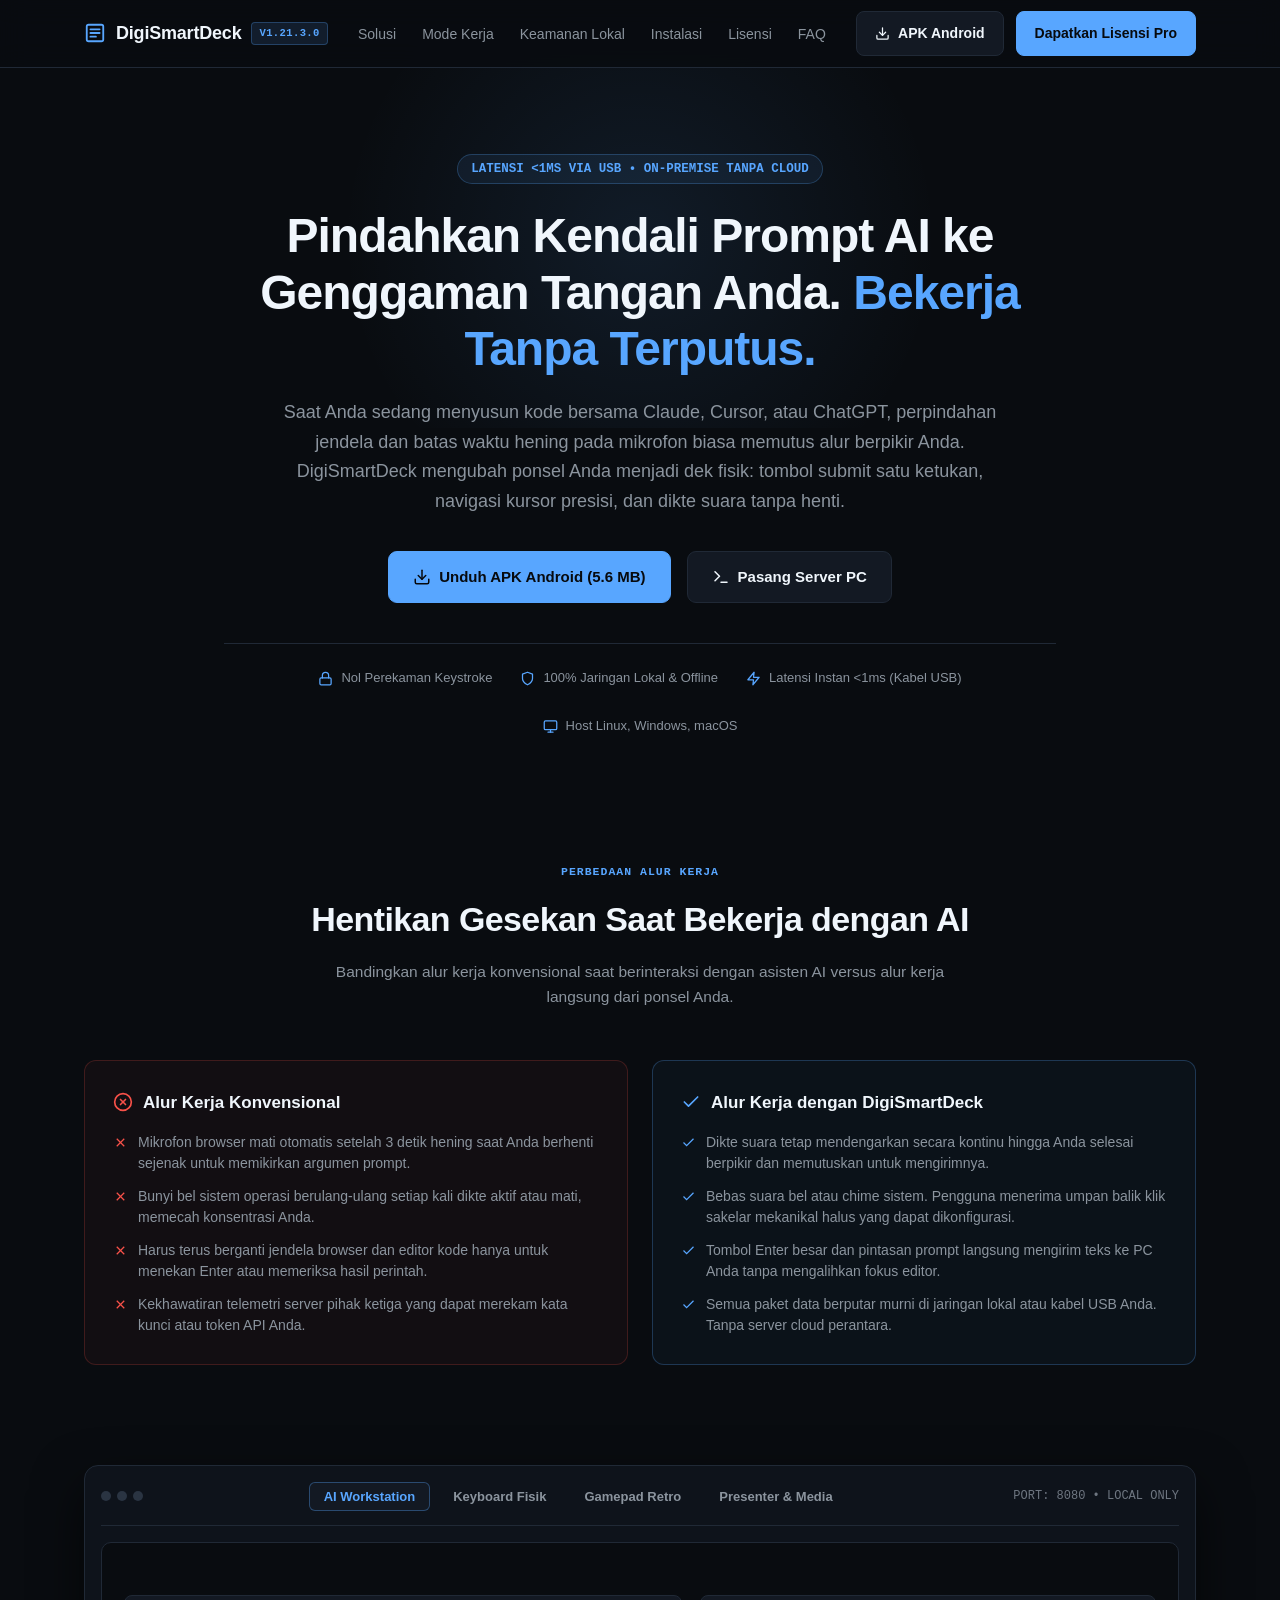
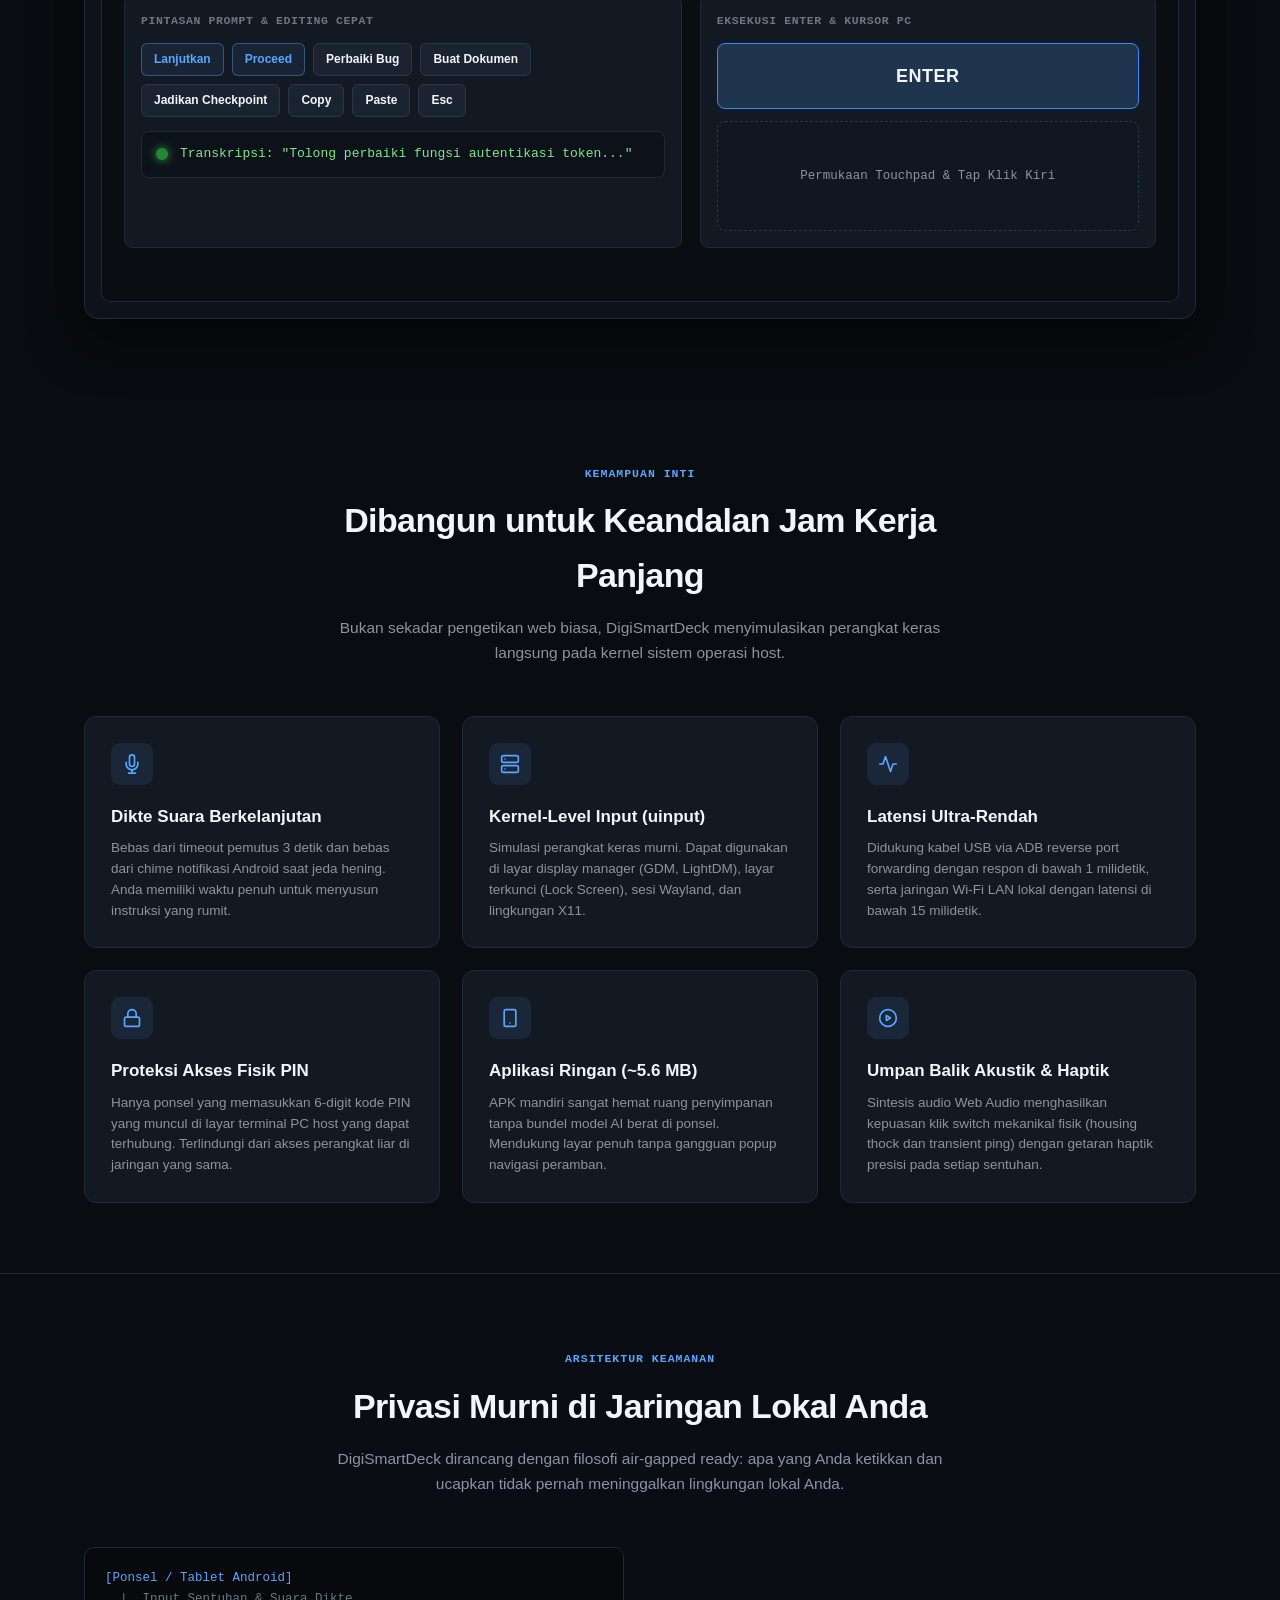
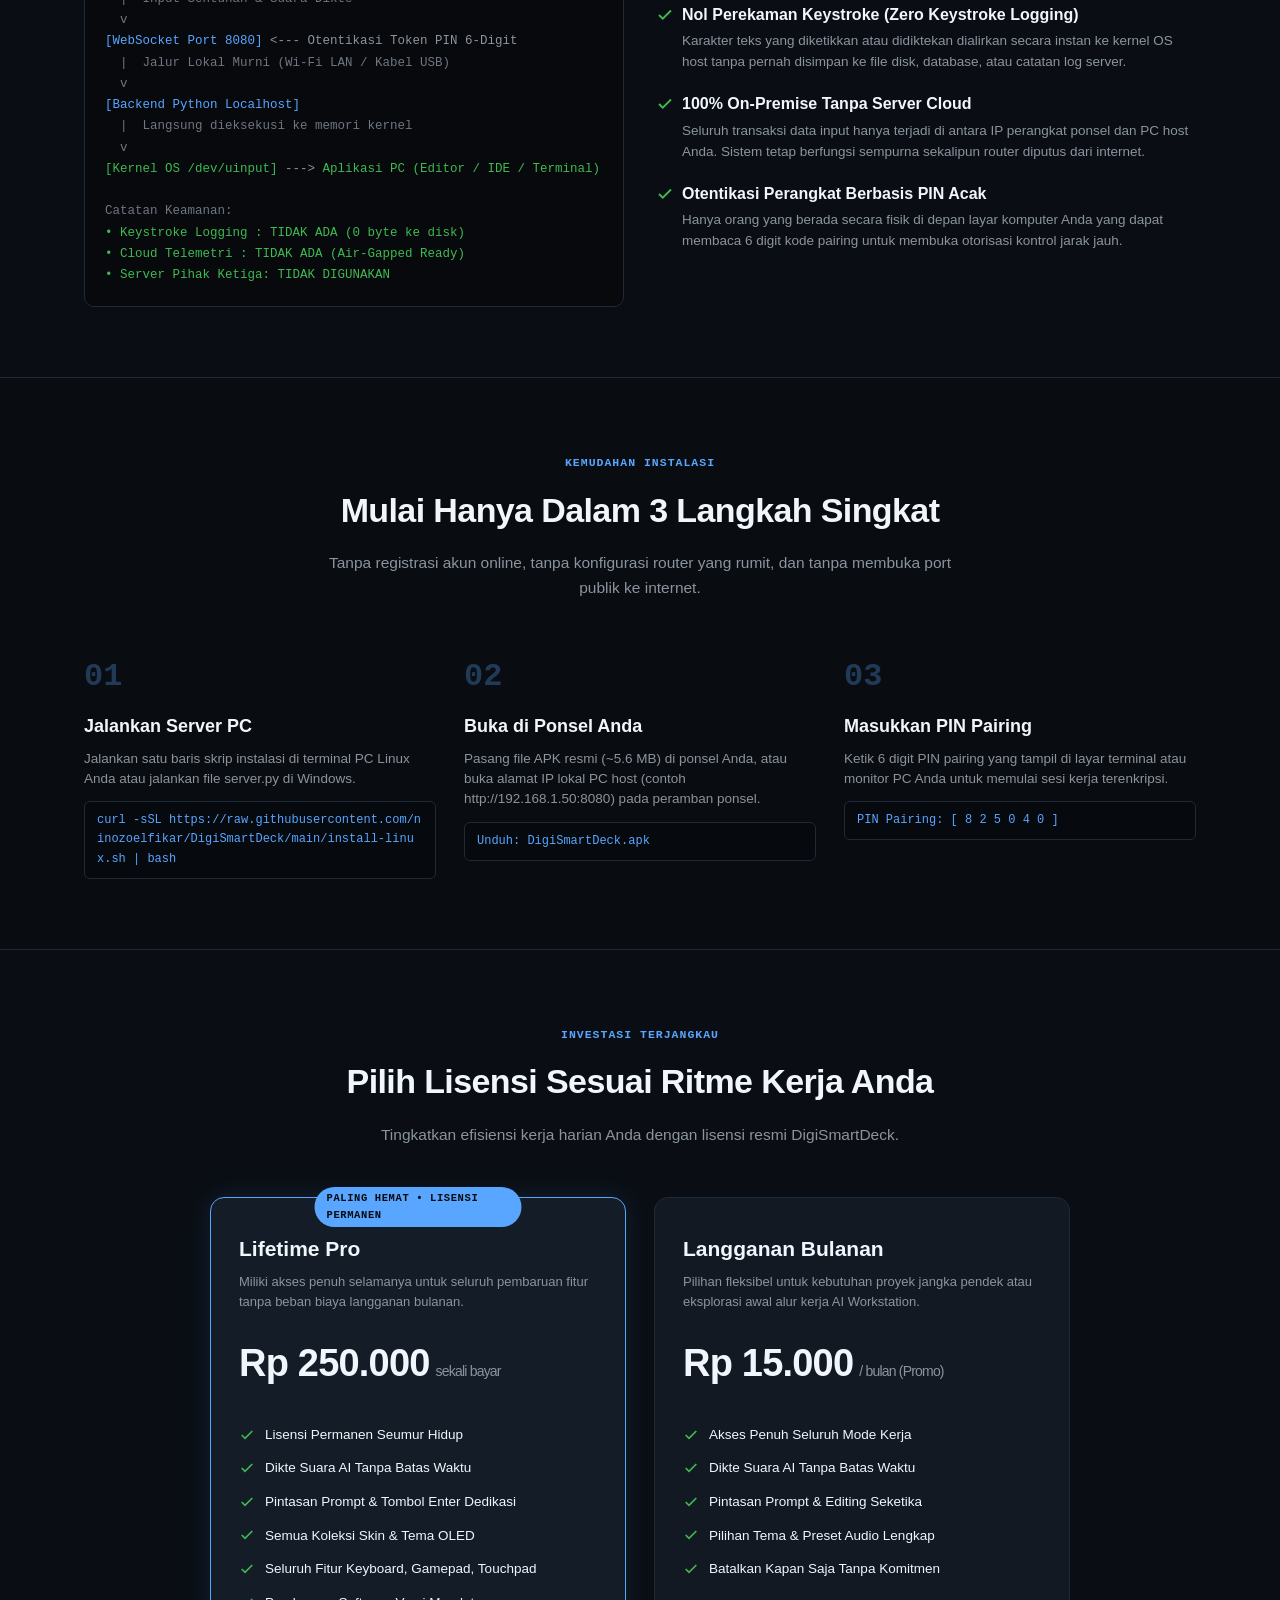
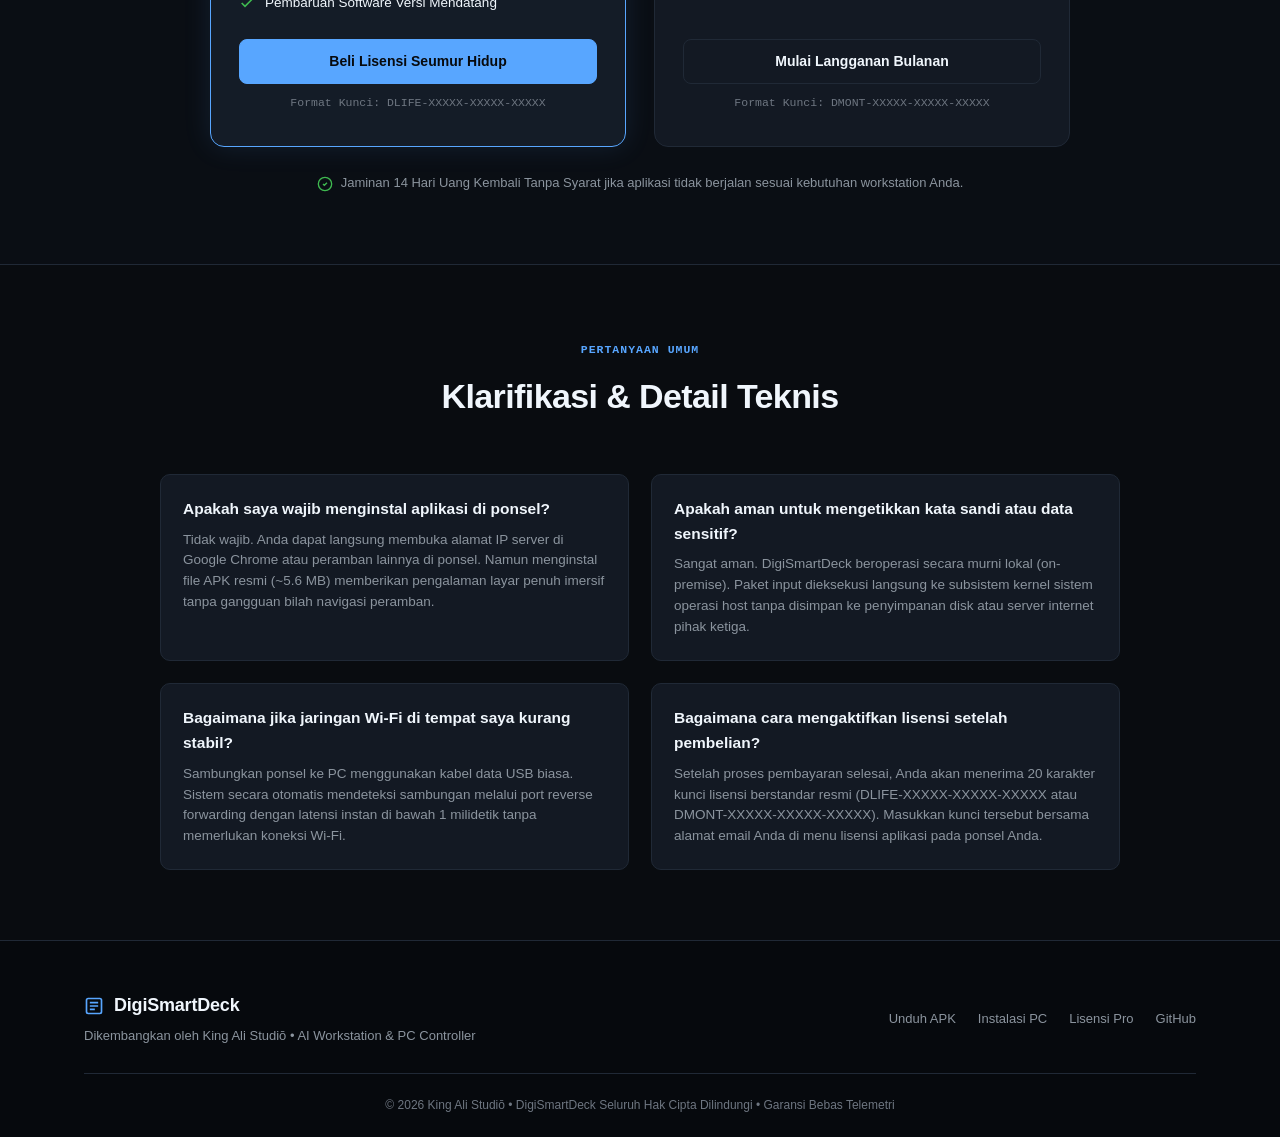
<file: landing/index.html>
<!DOCTYPE html>
<html lang="id">
<head>
  <meta charset="utf-8">
  <meta name="viewport" content="width=device-width, initial-scale=1.0">
  <title>DigiSmartDeck - AI Workstation Companion &amp; Local Hardware Controller</title>
  <meta name="description" content="Pindahkan kendali AI prompt engineering, keyboard fisik, dan trackpad presisi ke genggaman ponsel Anda. Latensi di bawah 1ms, tanpa cloud, tanpa rekaman keystroke.">
  <link rel="icon" type="image/png" href="/static/icon-192.png">
  <style>
    :root {
      --bg: #090c10;
      --bg-surface: #0e131b;
      --bg-card: #131923;
      --bg-card-hover: #18202d;
      --border: #202936;
      --border-accent: rgba(88, 166, 255, 0.35);
      --text: #f0f6fc;
      --text-muted: #8b949e;
      --text-sub: #6e7681;
      --accent: #58a6ff;
      --accent-hover: #79b8ff;
      --accent-glow: rgba(88, 166, 255, 0.2);
      --success: #238636;
      --success-hover: #2ea043;
      --gold: #d29922;
      --danger: #f85149;
      --font: -apple-system, BlinkMacSystemFont, "Segoe UI", Roboto, "Helvetica Neue", Arial, sans-serif;
      --font-mono: "JetBrains Mono", ui-monospace, SFMono-Regular, "SF Mono", Menlo, Consolas, monospace;
    }

    * {
      box-sizing: border-box;
      margin: 0;
      padding: 0;
    }

    html {
      scroll-behavior: smooth;
    }

    body {
      background-color: var(--bg);
      color: var(--text);
      font-family: var(--font);
      line-height: 1.6;
      overflow-x: hidden;
      -webkit-font-smoothing: antialiased;
    }

    .container {
      width: 100%;
      max-width: 1160px;
      margin: 0 auto;
      padding: 0 24px;
    }

    /* Navbar */
    .navbar {
      position: sticky;
      top: 0;
      z-index: 100;
      background: rgba(9, 12, 16, 0.88);
      backdrop-filter: blur(14px);
      border-bottom: 1px solid var(--border);
      height: 68px;
      display: flex;
      align-items: center;
    }

    .nav-inner {
      display: flex;
      justify-content: space-between;
      align-items: center;
      width: 100%;
    }

    .brand {
      display: flex;
      align-items: center;
      gap: 10px;
      text-decoration: none;
      color: var(--text);
      font-weight: 800;
      font-size: 18px;
      letter-spacing: -0.2px;
    }

    .brand svg {
      color: var(--accent);
      flex-shrink: 0;
    }

    .brand-badge {
      font-size: 10.5px;
      font-weight: 700;
      text-transform: uppercase;
      background: rgba(88, 166, 255, 0.12);
      color: var(--accent);
      border: 1px solid rgba(88, 166, 255, 0.28);
      padding: 2px 7px;
      border-radius: 4px;
      letter-spacing: 0.4px;
      font-family: var(--font-mono);
    }

    .nav-links {
      display: flex;
      align-items: center;
      gap: 26px;
      list-style: none;
    }

    .nav-links a {
      color: var(--text-muted);
      text-decoration: none;
      font-size: 14px;
      font-weight: 500;
      transition: color 0.15s ease;
    }

    .nav-links a:hover {
      color: var(--text);
    }

    .nav-actions {
      display: flex;
      align-items: center;
      gap: 12px;
    }

    /* Buttons */
    .btn {
      display: inline-flex;
      align-items: center;
      justify-content: center;
      gap: 8px;
      font-size: 14px;
      font-weight: 600;
      border-radius: 8px;
      padding: 10px 18px;
      cursor: pointer;
      text-decoration: none;
      transition: all 0.15s ease;
      white-space: nowrap;
      border: 1px solid transparent;
      user-select: none;
    }

    .btn:active {
      transform: translateY(1px);
    }

    .btn-primary {
      background: var(--accent);
      color: #070a0e;
      border-color: var(--accent);
    }

    .btn-primary:hover {
      background: var(--accent-hover);
      box-shadow: 0 0 16px var(--accent-glow);
    }

    .btn-secondary {
      background: var(--bg-card);
      color: var(--text);
      border-color: var(--border);
    }

    .btn-secondary:hover {
      background: var(--bg-card-hover);
      border-color: #3b4b5e;
    }

    .btn-lg {
      padding: 13px 24px;
      font-size: 15px;
      border-radius: 9px;
    }

    /* Hero Section */
    .hero {
      padding: 86px 0 60px;
      text-align: center;
      position: relative;
    }

    .hero-glow {
      position: absolute;
      top: -20px;
      left: 50%;
      transform: translateX(-50%);
      width: 760px;
      height: 380px;
      background: radial-gradient(circle, rgba(88, 166, 255, 0.1) 0%, rgba(9, 12, 16, 0) 70%);
      pointer-events: none;
      z-index: 0;
    }

    .hero-content {
      position: relative;
      z-index: 1;
      max-width: 880px;
      margin: 0 auto;
    }

    .hero-tag {
      display: inline-flex;
      align-items: center;
      gap: 8px;
      background: rgba(88, 166, 255, 0.08);
      border: 1px solid rgba(88, 166, 255, 0.25);
      color: var(--accent);
      padding: 4px 13px;
      border-radius: 20px;
      font-size: 12.5px;
      font-weight: 600;
      font-family: var(--font-mono);
      margin-bottom: 24px;
    }

    .hero-title {
      font-size: 48px;
      line-height: 1.18;
      font-weight: 800;
      letter-spacing: -1px;
      margin-bottom: 20px;
    }

    .hero-title span {
      color: var(--accent);
    }

    .hero-desc {
      font-size: 18px;
      line-height: 1.65;
      color: var(--text-muted);
      margin-bottom: 34px;
      max-width: 740px;
      margin-left: auto;
      margin-right: auto;
    }

    .hero-cta-group {
      display: flex;
      align-items: center;
      justify-content: center;
      gap: 16px;
      flex-wrap: wrap;
      margin-bottom: 40px;
    }

    .hero-trust-bar {
      display: flex;
      align-items: center;
      justify-content: center;
      gap: 28px;
      flex-wrap: wrap;
      padding-top: 24px;
      border-top: 1px solid var(--border);
    }

    .trust-item {
      display: flex;
      align-items: center;
      gap: 8px;
      font-size: 13px;
      font-weight: 500;
      color: var(--text-muted);
    }

    .trust-item svg {
      color: var(--accent);
      flex-shrink: 0;
    }

    /* Friction vs Flow Comparison */
    .contrast-section {
      padding: 60px 0;
    }

    .contrast-grid {
      display: grid;
      grid-template-columns: 1fr 1fr;
      gap: 24px;
      margin-top: 28px;
    }

    .contrast-card {
      border-radius: 12px;
      padding: 28px;
      border: 1px solid var(--border);
    }

    .contrast-card.friction {
      background: rgba(248, 81, 73, 0.04);
      border-color: rgba(248, 81, 73, 0.2);
    }

    .contrast-card.flow {
      background: rgba(88, 166, 255, 0.04);
      border-color: rgba(88, 166, 255, 0.25);
    }

    .contrast-header {
      display: flex;
      align-items: center;
      gap: 10px;
      margin-bottom: 16px;
    }

    .contrast-title {
      font-size: 17px;
      font-weight: 700;
    }

    .contrast-list {
      list-style: none;
      display: flex;
      flex-direction: column;
      gap: 12px;
      font-size: 14px;
      color: var(--text-muted);
      line-height: 1.5;
    }

    .contrast-list li {
      display: flex;
      align-items: flex-start;
      gap: 10px;
    }

    .contrast-list li svg {
      flex-shrink: 0;
      margin-top: 3px;
    }

    .contrast-card.friction svg { color: var(--danger); }
    .contrast-card.flow svg { color: var(--accent); }

    /* Interactive Product Showcase */
    .showcase {
      padding: 40px 0 70px;
    }

    .mockup-container {
      background: var(--bg-surface);
      border: 1px solid var(--border);
      border-radius: 14px;
      padding: 16px;
      box-shadow: 0 20px 50px rgba(0, 0, 0, 0.6);
    }

    .mockup-header {
      display: flex;
      align-items: center;
      justify-content: space-between;
      border-bottom: 1px solid var(--border);
      padding-bottom: 14px;
      margin-bottom: 16px;
      flex-wrap: wrap;
      gap: 12px;
    }

    .mockup-dots {
      display: flex;
      gap: 6px;
    }

    .mockup-dot {
      width: 10px;
      height: 10px;
      border-radius: 50%;
      background: #2a3442;
    }

    .mockup-tabs {
      display: flex;
      gap: 8px;
    }

    .mockup-tab-btn {
      background: transparent;
      border: 1px solid transparent;
      color: var(--text-muted);
      padding: 6px 14px;
      border-radius: 6px;
      font-size: 13px;
      font-weight: 600;
      cursor: pointer;
      transition: all 0.15s ease;
    }

    .mockup-tab-btn.active, .mockup-tab-btn:hover {
      background: var(--bg-card);
      border-color: var(--border);
      color: var(--text);
    }

    .mockup-tab-btn.active {
      color: var(--accent);
      border-color: var(--border-accent);
    }

    .mockup-screen {
      background: #090c10;
      border: 1px solid var(--border);
      border-radius: 10px;
      padding: 22px;
      min-height: 360px;
      display: flex;
      flex-direction: column;
      justify-content: center;
    }

    .preview-card {
      display: none;
      animation: fadeIn 0.22s ease forwards;
    }

    .preview-card.active {
      display: block;
    }

    @keyframes fadeIn {
      from { opacity: 0; transform: translateY(4px); }
      to { opacity: 1; transform: translateY(0); }
    }

    /* Deck Layout Mockups */
    .deck-grid-ai {
      display: grid;
      grid-template-columns: 1.1fr 0.9fr;
      gap: 18px;
    }

    .ai-col-box {
      background: var(--bg-card);
      border: 1px solid var(--border);
      border-radius: 8px;
      padding: 16px;
    }

    .ai-box-title {
      font-size: 11.5px;
      font-weight: 700;
      text-transform: uppercase;
      letter-spacing: 0.6px;
      color: var(--text-sub);
      margin-bottom: 12px;
      font-family: var(--font-mono);
    }

    .prompt-pills {
      display: flex;
      flex-wrap: wrap;
      gap: 8px;
    }

    .prompt-pill {
      background: #1b2330;
      border: 1px solid #2a374a;
      color: var(--text);
      font-size: 12px;
      font-weight: 600;
      padding: 6px 12px;
      border-radius: 6px;
      cursor: pointer;
      transition: all 0.12s ease;
    }

    .prompt-pill:hover {
      border-color: var(--accent);
      color: var(--accent);
    }

    .prompt-pill.accent {
      border-color: rgba(88, 166, 255, 0.4);
      color: var(--accent);
      background: rgba(88, 166, 255, 0.08);
    }

    .voice-meter-box {
      display: flex;
      align-items: center;
      gap: 12px;
      background: #0d121a;
      border: 1px solid #202b3a;
      border-radius: 8px;
      padding: 12px 14px;
      margin-top: 14px;
    }

    .voice-indicator {
      width: 12px;
      height: 12px;
      border-radius: 50%;
      background: #238636;
      box-shadow: 0 0 10px #2ea043;
      flex-shrink: 0;
    }

    .voice-text {
      font-size: 13px;
      font-family: var(--font-mono);
      color: #7ee787;
    }

    .enter-btn-mock {
      background: #1f344d;
      border: 1px solid #388bfd;
      border-radius: 8px;
      padding: 18px;
      text-align: center;
      color: #f0f6fc;
      font-weight: 800;
      font-size: 18px;
      letter-spacing: 0.5px;
      cursor: pointer;
      transition: background 0.12s ease;
    }

    .enter-btn-mock:hover {
      background: #28476e;
    }

    .trackpad-mock {
      background: #101622;
      border: 1px dashed #2a364a;
      border-radius: 8px;
      height: 110px;
      display: flex;
      align-items: center;
      justify-content: center;
      color: var(--text-muted);
      font-size: 12.5px;
      font-family: var(--font-mono);
      margin-top: 12px;
    }

    /* Features Section */
    .features-section {
      padding: 70px 0;
    }

    .section-header {
      text-align: center;
      max-width: 660px;
      margin: 0 auto 50px;
    }

    .section-badge {
      font-size: 11.5px;
      font-weight: 700;
      text-transform: uppercase;
      letter-spacing: 1px;
      color: var(--accent);
      margin-bottom: 10px;
      display: inline-block;
      font-family: var(--font-mono);
    }

    .section-title {
      font-size: 34px;
      font-weight: 800;
      letter-spacing: -0.6px;
      margin-bottom: 14px;
    }

    .section-desc {
      font-size: 15.5px;
      color: var(--text-muted);
      line-height: 1.6;
    }

    .features-grid {
      display: grid;
      grid-template-columns: repeat(3, 1fr);
      gap: 22px;
    }

    .feature-card {
      background: var(--bg-card);
      border: 1px solid var(--border);
      border-radius: 12px;
      padding: 26px;
      transition: all 0.2s ease;
    }

    .feature-card:hover {
      background: var(--bg-card-hover);
      border-color: var(--border-accent);
      transform: translateY(-2px);
    }

    .feature-icon-wrapper {
      width: 42px;
      height: 42px;
      border-radius: 9px;
      background: rgba(88, 166, 255, 0.1);
      color: var(--accent);
      display: flex;
      align-items: center;
      justify-content: center;
      margin-bottom: 18px;
    }

    .feature-card-title {
      font-size: 17px;
      font-weight: 700;
      margin-bottom: 8px;
    }

    .feature-card-desc {
      font-size: 13.5px;
      color: var(--text-muted);
      line-height: 1.55;
    }

    /* Privacy Architecture Section */
    .arch-section {
      padding: 70px 0;
      background: #0a0e14;
      border-top: 1px solid var(--border);
      border-bottom: 1px solid var(--border);
    }

    .arch-grid {
      display: grid;
      grid-template-columns: 1fr 1fr;
      gap: 32px;
      align-items: center;
      margin-top: 36px;
    }

    .arch-diagram {
      background: #07090d;
      border: 1px solid var(--border);
      border-radius: 10px;
      padding: 20px;
      font-family: var(--font-mono);
      font-size: 12.5px;
      line-height: 1.7;
      color: var(--text-muted);
    }

    .arch-diagram .hl-accent { color: var(--accent); }
    .arch-diagram .hl-green { color: #3fb950; }
    .arch-diagram .hl-dim { color: var(--text-sub); }

    .arch-points {
      display: flex;
      flex-direction: column;
      gap: 18px;
    }

    .arch-point-title {
      font-size: 16px;
      font-weight: 700;
      margin-bottom: 4px;
      display: flex;
      align-items: center;
      gap: 8px;
    }

    .arch-point-title svg {
      color: #3fb950;
      flex-shrink: 0;
    }

    .arch-point-desc {
      font-size: 13.5px;
      color: var(--text-muted);
      line-height: 1.55;
      padding-left: 26px;
    }

    /* How It Works (3 Steps) */
    .steps-section {
      padding: 70px 0;
    }

    .steps-grid {
      display: grid;
      grid-template-columns: repeat(3, 1fr);
      gap: 28px;
    }

    .step-card {
      position: relative;
    }

    .step-number {
      font-size: 32px;
      font-weight: 900;
      color: rgba(88, 166, 255, 0.3);
      margin-bottom: 10px;
      font-family: var(--font-mono);
    }

    .step-title {
      font-size: 18px;
      font-weight: 700;
      margin-bottom: 8px;
    }

    .step-desc {
      font-size: 13.5px;
      color: var(--text-muted);
      margin-bottom: 12px;
      line-height: 1.5;
    }

    .step-code {
      background: #06090d;
      border: 1px solid var(--border);
      border-radius: 6px;
      padding: 9px 12px;
      font-family: var(--font-mono);
      font-size: 12px;
      color: var(--accent);
      word-break: break-all;
    }

    /* Pricing Section */
    .pricing-section {
      padding: 70px 0;
      background: #0a0e14;
      border-top: 1px solid var(--border);
    }

    .pricing-grid {
      display: grid;
      grid-template-columns: 1fr 1fr;
      gap: 28px;
      max-width: 860px;
      margin: 0 auto;
      align-items: stretch;
    }

    .pricing-card {
      background: var(--bg-card);
      border: 1px solid var(--border);
      border-radius: 14px;
      padding: 34px 28px;
      display: flex;
      flex-direction: column;
      position: relative;
      transition: all 0.2s ease;
    }

    .pricing-card.featured {
      border-color: var(--accent);
      box-shadow: 0 0 28px rgba(88, 166, 255, 0.12);
      background: #141c27;
    }

    .featured-badge {
      position: absolute;
      top: -11px;
      left: 50%;
      transform: translateX(-50%);
      background: var(--accent);
      color: #070a0e;
      font-size: 10.5px;
      font-weight: 800;
      text-transform: uppercase;
      letter-spacing: 0.6px;
      padding: 3px 12px;
      border-radius: 20px;
      font-family: var(--font-mono);
    }

    .pricing-plan-name {
      font-size: 21px;
      font-weight: 800;
      margin-bottom: 6px;
    }

    .pricing-plan-desc {
      font-size: 13px;
      color: var(--text-muted);
      margin-bottom: 22px;
      min-height: 38px;
      line-height: 1.5;
    }

    .pricing-price {
      font-size: 38px;
      font-weight: 900;
      letter-spacing: -0.8px;
      margin-bottom: 4px;
      display: flex;
      align-items: baseline;
      gap: 6px;
    }

    .pricing-period {
      font-size: 14px;
      font-weight: 500;
      color: var(--text-muted);
    }

    .pricing-features {
      list-style: none;
      margin: 26px 0;
      display: flex;
      flex-direction: column;
      gap: 12px;
      flex-grow: 1;
    }

    .pricing-features li {
      display: flex;
      align-items: center;
      gap: 10px;
      font-size: 13.5px;
      color: var(--text);
    }

    .pricing-features li svg {
      color: #3fb950;
      flex-shrink: 0;
    }

    .pricing-cta {
      margin-top: auto;
    }

    .license-format-note {
      font-size: 11.5px;
      font-family: var(--font-mono);
      color: var(--text-sub);
      text-align: center;
      margin-top: 10px;
    }

    .guarantee-note {
      text-align: center;
      font-size: 13px;
      color: var(--text-muted);
      margin-top: 26px;
      display: flex;
      align-items: center;
      justify-content: center;
      gap: 8px;
    }

    .guarantee-note svg {
      color: #3fb950;
      flex-shrink: 0;
    }

    /* FAQ Section */
    .faq-section {
      padding: 70px 0;
      border-top: 1px solid var(--border);
    }

    .faq-grid {
      display: grid;
      grid-template-columns: 1fr 1fr;
      gap: 22px;
      max-width: 960px;
      margin: 0 auto;
    }

    .faq-item {
      background: var(--bg-card);
      border: 1px solid var(--border);
      border-radius: 10px;
      padding: 22px;
    }

    .faq-question {
      font-size: 15.5px;
      font-weight: 700;
      margin-bottom: 8px;
      color: var(--text);
    }

    .faq-answer {
      font-size: 13.5px;
      color: var(--text-muted);
      line-height: 1.55;
    }

    /* Footer */
    .footer {
      background: #06090d;
      border-top: 1px solid var(--border);
      padding: 50px 0 28px;
    }

    .footer-inner {
      display: flex;
      justify-content: space-between;
      align-items: center;
      flex-wrap: wrap;
      gap: 20px;
      padding-bottom: 26px;
      border-bottom: 1px solid var(--border);
    }

    .footer-copy {
      font-size: 13px;
      color: var(--text-muted);
    }

    .footer-links {
      display: flex;
      gap: 22px;
    }

    .footer-links a {
      color: var(--text-muted);
      text-decoration: none;
      font-size: 13px;
      transition: color 0.15s ease;
    }

    .footer-links a:hover {
      color: var(--text);
    }

    .footer-bottom {
      padding-top: 22px;
      text-align: center;
      font-size: 12px;
      color: var(--text-sub);
    }

    /* Responsive */
    @media (max-width: 900px) {
      .hero-title { font-size: 34px; }
      .contrast-grid { grid-template-columns: 1fr; }
      .features-grid { grid-template-columns: 1fr; }
      .arch-grid { grid-template-columns: 1fr; }
      .steps-grid { grid-template-columns: 1fr; }
      .pricing-grid { grid-template-columns: 1fr; }
      .deck-grid-ai { grid-template-columns: 1fr; }
      .faq-grid { grid-template-columns: 1fr; }
      .nav-links { display: none; }
    }
  </style>
</head>
<body>

  <!-- Audio Context Engine (Mechanical Sound Feedback) -->
  <script>
    let audioCtx = null;
    function getAudioContext() {
      if (!audioCtx) {
        const AudioContextClass = window.AudioContext || window.webkitAudioContext;
        if (AudioContextClass) audioCtx = new AudioContextClass();
      }
      return audioCtx;
    }

    function unlockAudio() {
      const ctx = getAudioContext();
      if (ctx && (ctx.state === 'suspended' || ctx.state === 'interrupted')) {
        ctx.resume().catch(() => {});
      }
    }
    window.addEventListener('touchstart', unlockAudio, { passive: true, capture: true });
    window.addEventListener('mousedown', unlockAudio, { passive: true, capture: true });

    function playClickSound(pitch = 1.0) {
      try {
        const ctx = getAudioContext();
        if (!ctx) return;
        if (ctx.state === 'suspended') {
          ctx.resume().then(() => synthesizeClick(pitch)).catch(() => {});
        } else {
          synthesizeClick(pitch);
        }
      } catch (e) {}
    }

    function synthesizeClick(pitch) {
      const ctx = getAudioContext();
      if (!ctx) return;
      const now = Math.max(ctx.currentTime + 0.002, 0.005);
      const finalPitch = pitch || (0.98 + Math.random() * 0.04);
      const bodyPitch = 1 + (finalPitch - 1) * 0.35;

      // 1. Transient click (snap switch)
      const osc1 = ctx.createOscillator();
      const gain1 = ctx.createGain();
      osc1.type = 'triangle';
      osc1.frequency.setValueAtTime(1800 * finalPitch, now);
      osc1.frequency.exponentialRampToValueAtTime(Math.max(40, 380 * finalPitch), now + 0.015);
      gain1.gain.setValueAtTime(1.8, now);
      gain1.gain.exponentialRampToValueAtTime(0.001, now + 0.015);
      osc1.connect(gain1);
      gain1.connect(ctx.destination);
      osc1.start(now);
      osc1.stop(now + 0.018);

      // 2. Housing body thock
      const osc2 = ctx.createOscillator();
      const gain2 = ctx.createGain();
      osc2.type = 'sine';
      osc2.frequency.setValueAtTime(320 * bodyPitch, now);
      osc2.frequency.exponentialRampToValueAtTime(Math.max(20, 85 * bodyPitch), now + 0.026);
      gain2.gain.setValueAtTime(1.5, now);
      gain2.gain.exponentialRampToValueAtTime(0.001, now + 0.026);
      osc2.connect(gain2);
      gain2.connect(ctx.destination);
      osc2.start(now);
      osc2.stop(now + 0.030);

      osc2.onended = () => {
        try {
          osc1.disconnect(); gain1.disconnect();
          osc2.disconnect(); gain2.disconnect();
        } catch(e) {}
      };
    }
  </script>

  <!-- Navbar -->
  <nav class="navbar">
    <div class="container nav-inner">
      <a href="/" class="brand" onclick="playClickSound()">
        <svg width="22" height="22" viewBox="0 0 24 24" fill="none" stroke="currentColor" stroke-width="2" stroke-linecap="round" stroke-linejoin="round"><rect width="18" height="18" x="3" y="3" rx="2"/><path d="M7 8h10M7 12h10M7 16h6"/></svg>
        DigiSmartDeck
        <span class="brand-badge">V1.21.3.0</span>
      </a>

      <ul class="nav-links">
        <li><a href="#solusi" onclick="playClickSound()">Solusi</a></li>
        <li><a href="#modes" onclick="playClickSound()">Mode Kerja</a></li>
        <li><a href="#keamanan" onclick="playClickSound()">Keamanan Lokal</a></li>
        <li><a href="#cara-kerja" onclick="playClickSound()">Instalasi</a></li>
        <li><a href="#pricing" onclick="playClickSound()">Lisensi</a></li>
        <li><a href="#faq" onclick="playClickSound()">FAQ</a></li>
      </ul>

      <div class="nav-actions">
        <a href="/download/apk" class="btn btn-secondary" onclick="playClickSound()" title="Unduh File APK Android (~5.6 MB)">
          <svg width="15" height="15" viewBox="0 0 24 24" fill="none" stroke="currentColor" stroke-width="2" stroke-linecap="round" stroke-linejoin="round"><path d="M21 15v4a2 2 0 0 1-2 2H5a2 2 0 0 1-2-2v-4"/><polyline points="7 10 12 15 17 10"/><line x1="12" x2="12" y1="15" y2="3"/></svg>
          APK Android
        </a>
        <a href="#pricing" class="btn btn-primary" onclick="playClickSound()">
          Dapatkan Lisensi Pro
        </a>
      </div>
    </div>
  </nav>

  <!-- Hero Section -->
  <header class="hero">
    <div class="hero-glow"></div>
    <div class="container hero-content">
      <div class="hero-tag">
        LATENSI &lt;1MS VIA USB &bull; ON-PREMISE TANPA CLOUD
      </div>

      <h1 class="hero-title">
        Pindahkan Kendali Prompt AI ke Genggaman Tangan Anda. <span>Bekerja Tanpa Terputus.</span>
      </h1>

      <p class="hero-desc">
        Saat Anda sedang menyusun kode bersama Claude, Cursor, atau ChatGPT, perpindahan jendela dan batas waktu hening pada mikrofon biasa memutus alur berpikir Anda. DigiSmartDeck mengubah ponsel Anda menjadi dek fisik: tombol submit satu ketukan, navigasi kursor presisi, dan dikte suara tanpa henti.
      </p>

      <div class="hero-cta-group">
        <a href="/download/apk" class="btn btn-primary btn-lg" id="btn-hero-apk" onclick="playClickSound()">
          <svg width="18" height="18" viewBox="0 0 24 24" fill="none" stroke="currentColor" stroke-width="2" stroke-linecap="round" stroke-linejoin="round"><path d="M21 15v4a2 2 0 0 1-2 2H5a2 2 0 0 1-2-2v-4"/><polyline points="7 10 12 15 17 10"/><line x1="12" x2="12" y1="15" y2="3"/></svg>
          Unduh APK Android (5.6 MB)
        </a>
        <a href="#cara-kerja" class="btn btn-secondary btn-lg" onclick="playClickSound()">
          <svg width="18" height="18" viewBox="0 0 24 24" fill="none" stroke="currentColor" stroke-width="2" stroke-linecap="round" stroke-linejoin="round"><polyline points="4 17 10 11 4 5"/><line x1="12" x2="20" y1="19" y2="19"/></svg>
          Pasang Server PC
        </a>
      </div>

      <div class="hero-trust-bar">
        <div class="trust-item">
          <svg width="15" height="15" viewBox="0 0 24 24" fill="none" stroke="currentColor" stroke-width="2" stroke-linecap="round" stroke-linejoin="round"><rect width="18" height="11" x="3" y="11" rx="2" ry="2"/><path d="M7 11V7a5 5 0 0 1 10 0v4"/></svg>
          Nol Perekaman Keystroke
        </div>
        <div class="trust-item">
          <svg width="15" height="15" viewBox="0 0 24 24" fill="none" stroke="currentColor" stroke-width="2" stroke-linecap="round" stroke-linejoin="round"><path d="M12 22s8-4 8-10V5l-8-3-8 3v7c0 6 8 10 8 10z"/></svg>
          100% Jaringan Lokal &amp; Offline
        </div>
        <div class="trust-item">
          <svg width="15" height="15" viewBox="0 0 24 24" fill="none" stroke="currentColor" stroke-width="2" stroke-linecap="round" stroke-linejoin="round"><polygon points="13 2 3 14 12 14 11 22 21 10 12 10 13 2"/></svg>
          Latensi Instan &lt;1ms (Kabel USB)
        </div>
        <div class="trust-item">
          <svg width="15" height="15" viewBox="0 0 24 24" fill="none" stroke="currentColor" stroke-width="2" stroke-linecap="round" stroke-linejoin="round"><rect width="20" height="14" x="2" y="3" rx="2"/><line x1="8" x2="16" y1="21" y2="21"/><line x1="12" x2="12" y1="17" y2="21"/></svg>
          Host Linux, Windows, macOS
        </div>
      </div>
    </div>
  </header>

  <!-- Problem vs Solution Contrast Section -->
  <section class="contrast-section" id="solusi">
    <div class="container">
      <div class="section-header">
        <span class="section-badge">Perbedaan Alur Kerja</span>
        <h2 class="section-title">Hentikan Gesekan Saat Bekerja dengan AI</h2>
        <p class="section-desc">Bandingkan alur kerja konvensional saat berinteraksi dengan asisten AI versus alur kerja langsung dari ponsel Anda.</p>
      </div>

      <div class="contrast-grid">
        <div class="contrast-card friction">
          <div class="contrast-header">
            <svg width="20" height="20" viewBox="0 0 24 24" fill="none" stroke="currentColor" stroke-width="2" stroke-linecap="round" stroke-linejoin="round"><circle cx="12" cy="12" r="10"/><line x1="15" y1="9" x2="9" y2="15"/><line x1="9" y1="9" x2="15" y2="15"/></svg>
            <h3 class="contrast-title">Alur Kerja Konvensional</h3>
          </div>
          <ul class="contrast-list">
            <li>
              <svg width="15" height="15" viewBox="0 0 24 24" fill="none" stroke="currentColor" stroke-width="2"><line x1="18" x2="6" y1="6" y2="18"/><line x1="6" x2="18" y1="6" y2="18"/></svg>
              Mikrofon browser mati otomatis setelah 3 detik hening saat Anda berhenti sejenak untuk memikirkan argumen prompt.
            </li>
            <li>
              <svg width="15" height="15" viewBox="0 0 24 24" fill="none" stroke="currentColor" stroke-width="2"><line x1="18" x2="6" y1="6" y2="18"/><line x1="6" x2="18" y1="6" y2="18"/></svg>
              Bunyi bel sistem operasi berulang-ulang setiap kali dikte aktif atau mati, memecah konsentrasi Anda.
            </li>
            <li>
              <svg width="15" height="15" viewBox="0 0 24 24" fill="none" stroke="currentColor" stroke-width="2"><line x1="18" x2="6" y1="6" y2="18"/><line x1="6" x2="18" y1="6" y2="18"/></svg>
              Harus terus berganti jendela browser dan editor kode hanya untuk menekan Enter atau memeriksa hasil perintah.
            </li>
            <li>
              <svg width="15" height="15" viewBox="0 0 24 24" fill="none" stroke="currentColor" stroke-width="2"><line x1="18" x2="6" y1="6" y2="18"/><line x1="6" x2="18" y1="6" y2="18"/></svg>
              Kekhawatiran telemetri server pihak ketiga yang dapat merekam kata kunci atau token API Anda.
            </li>
          </ul>
        </div>

        <div class="contrast-card flow">
          <div class="contrast-header">
            <svg width="20" height="20" viewBox="0 0 24 24" fill="none" stroke="currentColor" stroke-width="2" stroke-linecap="round" stroke-linejoin="round"><polyline points="20 6 9 17 4 12"/></svg>
            <h3 class="contrast-title">Alur Kerja dengan DigiSmartDeck</h3>
          </div>
          <ul class="contrast-list">
            <li>
              <svg width="15" height="15" viewBox="0 0 24 24" fill="none" stroke="currentColor" stroke-width="2"><polyline points="20 6 9 17 4 12"/></svg>
              Dikte suara tetap mendengarkan secara kontinu hingga Anda selesai berpikir dan memutuskan untuk mengirimnya.
            </li>
            <li>
              <svg width="15" height="15" viewBox="0 0 24 24" fill="none" stroke="currentColor" stroke-width="2"><polyline points="20 6 9 17 4 12"/></svg>
              Bebas suara bel atau chime sistem. Pengguna menerima umpan balik klik sakelar mekanikal halus yang dapat dikonfigurasi.
            </li>
            <li>
              <svg width="15" height="15" viewBox="0 0 24 24" fill="none" stroke="currentColor" stroke-width="2"><polyline points="20 6 9 17 4 12"/></svg>
              Tombol Enter besar dan pintasan prompt langsung mengirim teks ke PC Anda tanpa mengalihkan fokus editor.
            </li>
            <li>
              <svg width="15" height="15" viewBox="0 0 24 24" fill="none" stroke="currentColor" stroke-width="2"><polyline points="20 6 9 17 4 12"/></svg>
              Semua paket data berputar murni di jaringan lokal atau kabel USB Anda. Tanpa server cloud perantara.
            </li>
          </ul>
        </div>
      </div>
    </div>
  </section>

  <!-- Interactive Product Showcase -->
  <section class="showcase" id="modes">
    <div class="container">
      <div class="mockup-container">
        <div class="mockup-header">
          <div class="mockup-dots">
            <span class="mockup-dot"></span>
            <span class="mockup-dot"></span>
            <span class="mockup-dot"></span>
          </div>

          <div class="mockup-tabs">
            <button type="button" class="mockup-tab-btn active" data-tab="tab-ai" onclick="playClickSound()">AI Workstation</button>
            <button type="button" class="mockup-tab-btn" data-tab="tab-kb" onclick="playClickSound()">Keyboard Fisik</button>
            <button type="button" class="mockup-tab-btn" data-tab="tab-game" onclick="playClickSound()">Gamepad Retro</button>
            <button type="button" class="mockup-tab-btn" data-tab="tab-media" onclick="playClickSound()">Presenter &amp; Media</button>
          </div>

          <div style="font-size:12px; color:var(--text-sub); font-family:var(--font-mono);">
            PORT: 8080 &bull; LOCAL ONLY
          </div>
        </div>

        <div class="mockup-screen">
          <!-- Tab 1: AI Workstation -->
          <div class="preview-card active" id="tab-ai">
            <div class="deck-grid-ai">
              <div class="ai-col-box">
                <div class="ai-box-title">Pintasan Prompt &amp; Editing Cepat</div>
                <div class="prompt-pills">
                  <span class="prompt-pill accent" onclick="playClickSound(1.1)">Lanjutkan</span>
                  <span class="prompt-pill accent" onclick="playClickSound(1.1)">Proceed</span>
                  <span class="prompt-pill" onclick="playClickSound()">Perbaiki Bug</span>
                  <span class="prompt-pill" onclick="playClickSound()">Buat Dokumen</span>
                  <span class="prompt-pill" onclick="playClickSound()">Jadikan Checkpoint</span>
                  <span class="prompt-pill" onclick="playClickSound()">Copy</span>
                  <span class="prompt-pill" onclick="playClickSound()">Paste</span>
                  <span class="prompt-pill" onclick="playClickSound()">Esc</span>
                </div>
                <div class="voice-meter-box">
                  <div class="voice-indicator"></div>
                  <div class="voice-text">Transkripsi: "Tolong perbaiki fungsi autentikasi token..."</div>
                </div>
              </div>

              <div class="ai-col-box" style="display:flex; flex-direction:column; justify-content:space-between;">
                <div>
                  <div class="ai-box-title">Eksekusi Enter &amp; Kursor PC</div>
                  <div class="enter-btn-mock" onclick="playClickSound(0.9)">
                    ENTER
                  </div>
                </div>
                <div class="trackpad-mock">
                  Permukaan Touchpad &amp; Tap Klik Kiri
                </div>
              </div>
            </div>
          </div>

          <!-- Tab 2: Keyboard PC -->
          <div class="preview-card" id="tab-kb">
            <div style="text-align:center; padding:24px 10px;">
              <h3 style="font-size:19px; font-weight:700; margin-bottom:8px;">Tata Letak Keyboard Fisik PC 100% Lengkap</h3>
              <p style="font-size:13.5px; color:var(--text-muted); max-width:580px; margin:0 auto 18px; line-height:1.5;">
                Dukungan baris tombol fungsi F1 hingga F12, navigasi panah, numpad angka akuntansi, serta tombol modifier hardware (Ctrl, Alt, Super/Win, Shift).
              </p>
              <div style="display:inline-flex; gap:8px; flex-wrap:wrap; justify-content:center;">
                <span class="prompt-pill" onclick="playClickSound()">F1 - F12 Function Row</span>
                <span class="prompt-pill" onclick="playClickSound()">Numpad Dedikasi</span>
                <span class="prompt-pill" onclick="playClickSound()">Home, End, PgUp, PgDn</span>
                <span class="prompt-pill" onclick="playClickSound()">Ctrl+C, Ctrl+V, Alt+Tab</span>
              </div>
            </div>
          </div>

          <!-- Tab 3: Gamepad -->
          <div class="preview-card" id="tab-game">
            <div style="text-align:center; padding:24px 10px;">
              <h3 style="font-size:19px; font-weight:700; margin-bottom:8px;">Kontroler Gamepad Presisi Latensi Rendah</h3>
              <p style="font-size:13.5px; color:var(--text-muted); max-width:580px; margin:0 auto 18px; line-height:1.5;">
                Tata letak D-Pad terintegrasi, tombol aksi ABXY / simbol PlayStation, shoulder button L1/R1, trigger L2/R2, dan analog stick tanpa delay jaringan.
              </p>
              <div style="display:inline-flex; gap:8px; flex-wrap:wrap; justify-content:center;">
                <span class="prompt-pill" onclick="playClickSound()">D-Pad 8 Arah</span>
                <span class="prompt-pill" onclick="playClickSound()">Tombol Aksi Responsif</span>
                <span class="prompt-pill" onclick="playClickSound()">Shoulder L1 / L2 / R1 / R2</span>
                <span class="prompt-pill" onclick="playClickSound()">Analog Stick Virtual</span>
              </div>
            </div>
          </div>

          <!-- Tab 4: Presenter -->
          <div class="preview-card" id="tab-media">
            <div style="text-align:center; padding:24px 10px;">
              <h3 style="font-size:19px; font-weight:700; margin-bottom:8px;">Pengendali Slide Presentasi &amp; Multimedia PC</h3>
              <p style="font-size:13.5px; color:var(--text-muted); max-width:580px; margin:0 auto 18px; line-height:1.5;">
                Navigasi slide presentasi (Next, Prev, Blank Screen), kontrol pemutaran media (Play, Pause, Seek), serta master volume slider PC host secara sinkron.
              </p>
              <div style="display:inline-flex; gap:8px; flex-wrap:wrap; justify-content:center;">
                <span class="prompt-pill" onclick="playClickSound()">Navigasi Slide &bull; Layar Hitam (B)</span>
                <span class="prompt-pill" onclick="playClickSound()">Master Volume &amp; Mute PC</span>
                <span class="prompt-pill" onclick="playClickSound()">Play / Pause / Next Track</span>
                <span class="prompt-pill" onclick="playClickSound()">Kanvas Anotasi Coretan</span>
              </div>
            </div>
          </div>
        </div>
      </div>
    </div>
  </section>

  <!-- Technical Value Features -->
  <section class="features-section">
    <div class="container">
      <div class="section-header">
        <span class="section-badge">Kemampuan Inti</span>
        <h2 class="section-title">Dibangun untuk Keandalan Jam Kerja Panjang</h2>
        <p class="section-desc">Bukan sekadar pengetikan web biasa, DigiSmartDeck menyimulasikan perangkat keras langsung pada kernel sistem operasi host.</p>
      </div>

      <div class="features-grid">
        <div class="feature-card">
          <div class="feature-icon-wrapper">
            <svg width="20" height="20" viewBox="0 0 24 24" fill="none" stroke="currentColor" stroke-width="2" stroke-linecap="round" stroke-linejoin="round"><path d="M12 1a3 3 0 0 0-3 3v8a3 3 0 0 0 6 0V4a3 3 0 0 0-3-3z"/><path d="M19 10v2a7 7 0 0 1-14 0v-2"/><line x1="12" x2="12" y1="19" y2="23"/><line x1="8" x2="16" y1="23" y2="23"/></svg>
          </div>
          <h3 class="feature-card-title">Dikte Suara Berkelanjutan</h3>
          <p class="feature-card-desc">
            Bebas dari timeout pemutus 3 detik dan bebas dari chime notifikasi Android saat jeda hening. Anda memiliki waktu penuh untuk menyusun instruksi yang rumit.
          </p>
        </div>

        <div class="feature-card">
          <div class="feature-icon-wrapper">
            <svg width="20" height="20" viewBox="0 0 24 24" fill="none" stroke="currentColor" stroke-width="2" stroke-linecap="round" stroke-linejoin="round"><rect width="20" height="8" x="2" y="2" rx="2" ry="2"/><rect width="20" height="8" x="2" y="14" rx="2" ry="2"/><line x1="6" x2="6.01" y1="6" y2="6"/><line x1="6" x2="6.01" y1="18" y2="18"/></svg>
          </div>
          <h3 class="feature-card-title">Kernel-Level Input (uinput)</h3>
          <p class="feature-card-desc">
            Simulasi perangkat keras murni. Dapat digunakan di layar display manager (GDM, LightDM), layar terkunci (Lock Screen), sesi Wayland, dan lingkungan X11.
          </p>
        </div>

        <div class="feature-card">
          <div class="feature-icon-wrapper">
            <svg width="20" height="20" viewBox="0 0 24 24" fill="none" stroke="currentColor" stroke-width="2" stroke-linecap="round" stroke-linejoin="round"><polyline points="22 12 18 12 15 21 9 3 6 12 2 12"/></svg>
          </div>
          <h3 class="feature-card-title">Latensi Ultra-Rendah</h3>
          <p class="feature-card-desc">
            Didukung kabel USB via ADB reverse port forwarding dengan respon di bawah 1 milidetik, serta jaringan Wi-Fi LAN lokal dengan latensi di bawah 15 milidetik.
          </p>
        </div>

        <div class="feature-card">
          <div class="feature-icon-wrapper">
            <svg width="20" height="20" viewBox="0 0 24 24" fill="none" stroke="currentColor" stroke-width="2" stroke-linecap="round" stroke-linejoin="round"><rect width="18" height="11" x="3" y="11" rx="2" ry="2"/><path d="M7 11V7a5 5 0 0 1 10 0v4"/></svg>
          </div>
          <h3 class="feature-card-title">Proteksi Akses Fisik PIN</h3>
          <p class="feature-card-desc">
            Hanya ponsel yang memasukkan 6-digit kode PIN yang muncul di layar terminal PC host yang dapat terhubung. Terlindungi dari akses perangkat liar di jaringan yang sama.
          </p>
        </div>

        <div class="feature-card">
          <div class="feature-icon-wrapper">
            <svg width="20" height="20" viewBox="0 0 24 24" fill="none" stroke="currentColor" stroke-width="2" stroke-linecap="round" stroke-linejoin="round"><rect width="14" height="20" x="5" y="2" rx="2" ry="2"/><line x1="12" x2="12.01" y1="18" y2="18"/></svg>
          </div>
          <h3 class="feature-card-title">Aplikasi Ringan (~5.6 MB)</h3>
          <p class="feature-card-desc">
            APK mandiri sangat hemat ruang penyimpanan tanpa bundel model AI berat di ponsel. Mendukung layar penuh tanpa gangguan popup navigasi peramban.
          </p>
        </div>

        <div class="feature-card">
          <div class="feature-icon-wrapper">
            <svg width="20" height="20" viewBox="0 0 24 24" fill="none" stroke="currentColor" stroke-width="2" stroke-linecap="round" stroke-linejoin="round"><circle cx="12" cy="12" r="10"/><path d="m10 15 5-3-5-3v6Z"/></svg>
          </div>
          <h3 class="feature-card-title">Umpan Balik Akustik &amp; Haptik</h3>
          <p class="feature-card-desc">
            Sintesis audio Web Audio menghasilkan kepuasan klik switch mekanikal fisik (housing thock dan transient ping) dengan getaran haptik presisi pada setiap sentuhan.
          </p>
        </div>
      </div>
    </div>
  </section>

  <!-- Security & Privacy Architecture Section -->
  <section class="arch-section" id="keamanan">
    <div class="container">
      <div class="section-header">
        <span class="section-badge">Arsitektur Keamanan</span>
        <h2 class="section-title">Privasi Murni di Jaringan Lokal Anda</h2>
        <p class="section-desc">DigiSmartDeck dirancang dengan filosofi air-gapped ready: apa yang Anda ketikkan dan ucapkan tidak pernah meninggalkan lingkungan lokal Anda.</p>
      </div>

      <div class="arch-grid">
        <div class="arch-diagram">
          <div><span class="hl-accent">[Ponsel / Tablet Android]</span></div>
          <div class="hl-dim">&nbsp;&nbsp;|&nbsp;&nbsp;Input Sentuhan &amp; Suara Dikte</div>
          <div class="hl-dim">&nbsp;&nbsp;v</div>
          <div><span class="hl-accent">[WebSocket Port 8080]</span> &lt;--- Otentikasi Token PIN 6-Digit</div>
          <div class="hl-dim">&nbsp;&nbsp;|&nbsp;&nbsp;Jalur Lokal Murni (Wi-Fi LAN / Kabel USB)</div>
          <div class="hl-dim">&nbsp;&nbsp;v</div>
          <div><span class="hl-accent">[Backend Python Localhost]</span></div>
          <div class="hl-dim">&nbsp;&nbsp;|&nbsp;&nbsp;Langsung dieksekusi ke memori kernel</div>
          <div class="hl-dim">&nbsp;&nbsp;v</div>
          <div><span class="hl-green">[Kernel OS /dev/uinput]</span> ---&gt; <span class="hl-green">Aplikasi PC (Editor / IDE / Terminal)</span></div>
          <br>
          <div class="hl-dim">Catatan Keamanan:</div>
          <div class="hl-green">&bull; Keystroke Logging : TIDAK ADA (0 byte ke disk)</div>
          <div class="hl-green">&bull; Cloud Telemetri   : TIDAK ADA (Air-Gapped Ready)</div>
          <div class="hl-green">&bull; Server Pihak Ketiga: TIDAK DIGUNAKAN</div>
        </div>

        <div class="arch-points">
          <div>
            <div class="arch-point-title">
              <svg width="18" height="18" viewBox="0 0 24 24" fill="none" stroke="currentColor" stroke-width="2.5"><polyline points="20 6 9 17 4 12"/></svg>
              Nol Perekaman Keystroke (Zero Keystroke Logging)
            </div>
            <p class="arch-point-desc">
              Karakter teks yang diketikkan atau didiktekan dialirkan secara instan ke kernel OS host tanpa pernah disimpan ke file disk, database, atau catatan log server.
            </p>
          </div>

          <div>
            <div class="arch-point-title">
              <svg width="18" height="18" viewBox="0 0 24 24" fill="none" stroke="currentColor" stroke-width="2.5"><polyline points="20 6 9 17 4 12"/></svg>
              100% On-Premise Tanpa Server Cloud
            </div>
            <p class="arch-point-desc">
              Seluruh transaksi data input hanya terjadi di antara IP perangkat ponsel dan PC host Anda. Sistem tetap berfungsi sempurna sekalipun router diputus dari internet.
            </p>
          </div>

          <div>
            <div class="arch-point-title">
              <svg width="18" height="18" viewBox="0 0 24 24" fill="none" stroke="currentColor" stroke-width="2.5"><polyline points="20 6 9 17 4 12"/></svg>
              Otentikasi Perangkat Berbasis PIN Acak
            </div>
            <p class="arch-point-desc">
              Hanya orang yang berada secara fisik di depan layar komputer Anda yang dapat membaca 6 digit kode pairing untuk membuka otorisasi kontrol jarak jauh.
            </p>
          </div>
        </div>
      </div>
    </div>
  </section>

  <!-- How It Works (Steps) -->
  <section class="steps-section" id="cara-kerja">
    <div class="container">
      <div class="section-header">
        <span class="section-badge">Kemudahan Instalasi</span>
        <h2 class="section-title">Mulai Hanya Dalam 3 Langkah Singkat</h2>
        <p class="section-desc">Tanpa registrasi akun online, tanpa konfigurasi router yang rumit, dan tanpa membuka port publik ke internet.</p>
      </div>

      <div class="steps-grid">
        <div class="step-card">
          <div class="step-number">01</div>
          <h3 class="step-title">Jalankan Server PC</h3>
          <p class="step-desc">Jalankan satu baris skrip instalasi di terminal PC Linux Anda atau jalankan file server.py di Windows.</p>
          <div class="step-code">
            curl -sSL https://raw.githubusercontent.com/ninozoelfikar/DigiSmartDeck/main/install-linux.sh | bash
          </div>
        </div>

        <div class="step-card">
          <div class="step-number">02</div>
          <h3 class="step-title">Buka di Ponsel Anda</h3>
          <p class="step-desc">Pasang file APK resmi (~5.6 MB) di ponsel Anda, atau buka alamat IP lokal PC host (contoh http://192.168.1.50:8080) pada peramban ponsel.</p>
          <div class="step-code">
            Unduh: DigiSmartDeck.apk
          </div>
        </div>

        <div class="step-card">
          <div class="step-number">03</div>
          <h3 class="step-title">Masukkan PIN Pairing</h3>
          <p class="step-desc">Ketik 6 digit PIN pairing yang tampil di layar terminal atau monitor PC Anda untuk memulai sesi kerja terenkripsi.</p>
          <div class="step-code">
            PIN Pairing: [ 8 2 5 0 4 0 ]
          </div>
        </div>
      </div>
    </div>
  </section>

  <!-- Pricing Section -->
  <section class="pricing-section" id="pricing">
    <div class="container">
      <div class="section-header">
        <span class="section-badge">Investasi Terjangkau</span>
        <h2 class="section-title">Pilih Lisensi Sesuai Ritme Kerja Anda</h2>
        <p class="section-desc">Tingkatkan efisiensi kerja harian Anda dengan lisensi resmi DigiSmartDeck.</p>
      </div>

      <div class="pricing-grid">
        <!-- Lifetime Pro Tier (Featured) -->
        <div class="pricing-card featured">
          <div class="featured-badge">Paling Hemat &bull; Lisensi Permanen</div>
          <div class="pricing-plan-name">Lifetime Pro</div>
          <div class="pricing-plan-desc">Miliki akses penuh selamanya untuk seluruh pembaruan fitur tanpa beban biaya langganan bulanan.</div>
          <div class="pricing-price">
            Rp 250.000
            <span class="pricing-period">sekali bayar</span>
          </div>

          <ul class="pricing-features">
            <li>
              <svg width="16" height="16" viewBox="0 0 24 24" fill="none" stroke="currentColor" stroke-width="2.5"><polyline points="20 6 9 17 4 12"/></svg>
              Lisensi Permanen Seumur Hidup
            </li>
            <li>
              <svg width="16" height="16" viewBox="0 0 24 24" fill="none" stroke="currentColor" stroke-width="2.5"><polyline points="20 6 9 17 4 12"/></svg>
              Dikte Suara AI Tanpa Batas Waktu
            </li>
            <li>
              <svg width="16" height="16" viewBox="0 0 24 24" fill="none" stroke="currentColor" stroke-width="2.5"><polyline points="20 6 9 17 4 12"/></svg>
              Pintasan Prompt &amp; Tombol Enter Dedikasi
            </li>
            <li>
              <svg width="16" height="16" viewBox="0 0 24 24" fill="none" stroke="currentColor" stroke-width="2.5"><polyline points="20 6 9 17 4 12"/></svg>
              Semua Koleksi Skin &amp; Tema OLED
            </li>
            <li>
              <svg width="16" height="16" viewBox="0 0 24 24" fill="none" stroke="currentColor" stroke-width="2.5"><polyline points="20 6 9 17 4 12"/></svg>
              Seluruh Fitur Keyboard, Gamepad, Touchpad
            </li>
            <li>
              <svg width="16" height="16" viewBox="0 0 24 24" fill="none" stroke="currentColor" stroke-width="2.5"><polyline points="20 6 9 17 4 12"/></svg>
              Pembaruan Software Versi Mendatang
            </li>
          </ul>

          <div class="pricing-cta">
            <a href="https://mayar.link" target="_blank" rel="noopener" class="btn btn-primary" style="width:100%;" onclick="playClickSound()">
              Beli Lisensi Seumur Hidup
            </a>
            <div class="license-format-note">Format Kunci: DLIFE-XXXXX-XXXXX-XXXXX</div>
          </div>
        </div>

        <!-- Monthly Subscription Tier -->
        <div class="pricing-card">
          <div class="pricing-plan-name">Langganan Bulanan</div>
          <div class="pricing-plan-desc">Pilihan fleksibel untuk kebutuhan proyek jangka pendek atau eksplorasi awal alur kerja AI Workstation.</div>
          <div class="pricing-price">
            Rp 15.000
            <span class="pricing-period">/ bulan (Promo)</span>
          </div>

          <ul class="pricing-features">
            <li>
              <svg width="16" height="16" viewBox="0 0 24 24" fill="none" stroke="currentColor" stroke-width="2.5"><polyline points="20 6 9 17 4 12"/></svg>
              Akses Penuh Seluruh Mode Kerja
            </li>
            <li>
              <svg width="16" height="16" viewBox="0 0 24 24" fill="none" stroke="currentColor" stroke-width="2.5"><polyline points="20 6 9 17 4 12"/></svg>
              Dikte Suara AI Tanpa Batas Waktu
            </li>
            <li>
              <svg width="16" height="16" viewBox="0 0 24 24" fill="none" stroke="currentColor" stroke-width="2.5"><polyline points="20 6 9 17 4 12"/></svg>
              Pintasan Prompt &amp; Editing Seketika
            </li>
            <li>
              <svg width="16" height="16" viewBox="0 0 24 24" fill="none" stroke="currentColor" stroke-width="2.5"><polyline points="20 6 9 17 4 12"/></svg>
              Pilihan Tema &amp; Preset Audio Lengkap
            </li>
            <li>
              <svg width="16" height="16" viewBox="0 0 24 24" fill="none" stroke="currentColor" stroke-width="2.5"><polyline points="20 6 9 17 4 12"/></svg>
              Batalkan Kapan Saja Tanpa Komitmen
            </li>
          </ul>

          <div class="pricing-cta">
            <a href="https://mayar.link" target="_blank" rel="noopener" class="btn btn-secondary" style="width:100%;" onclick="playClickSound()">
              Mulai Langganan Bulanan
            </a>
            <div class="license-format-note">Format Kunci: DMONT-XXXXX-XXXXX-XXXXX</div>
          </div>
        </div>
      </div>

      <div class="guarantee-note">
        <svg width="16" height="16" viewBox="0 0 24 24" fill="none" stroke="currentColor" stroke-width="2"><circle cx="12" cy="12" r="10"/><path d="m9 12 2 2 4-4"/></svg>
        Jaminan 14 Hari Uang Kembali Tanpa Syarat jika aplikasi tidak berjalan sesuai kebutuhan workstation Anda.
      </div>
    </div>
  </section>

  <!-- FAQ Section -->
  <section class="faq-section" id="faq">
    <div class="container">
      <div class="section-header">
        <span class="section-badge">Pertanyaan Umum</span>
        <h2 class="section-title">Klarifikasi &amp; Detail Teknis</h2>
      </div>

      <div class="faq-grid">
        <div class="faq-item">
          <h4 class="faq-question">Apakah saya wajib menginstal aplikasi di ponsel?</h4>
          <p class="faq-answer">
            Tidak wajib. Anda dapat langsung membuka alamat IP server di Google Chrome atau peramban lainnya di ponsel. Namun menginstal file APK resmi (~5.6 MB) memberikan pengalaman layar penuh imersif tanpa gangguan bilah navigasi peramban.
          </p>
        </div>

        <div class="faq-item">
          <h4 class="faq-question">Apakah aman untuk mengetikkan kata sandi atau data sensitif?</h4>
          <p class="faq-answer">
            Sangat aman. DigiSmartDeck beroperasi secara murni lokal (on-premise). Paket input dieksekusi langsung ke subsistem kernel sistem operasi host tanpa disimpan ke penyimpanan disk atau server internet pihak ketiga.
          </p>
        </div>

        <div class="faq-item">
          <h4 class="faq-question">Bagaimana jika jaringan Wi-Fi di tempat saya kurang stabil?</h4>
          <p class="faq-answer">
            Sambungkan ponsel ke PC menggunakan kabel data USB biasa. Sistem secara otomatis mendeteksi sambungan melalui port reverse forwarding dengan latensi instan di bawah 1 milidetik tanpa memerlukan koneksi Wi-Fi.
          </p>
        </div>

        <div class="faq-item">
          <h4 class="faq-question">Bagaimana cara mengaktifkan lisensi setelah pembelian?</h4>
          <p class="faq-answer">
            Setelah proses pembayaran selesai, Anda akan menerima 20 karakter kunci lisensi berstandar resmi (DLIFE-XXXXX-XXXXX-XXXXX atau DMONT-XXXXX-XXXXX-XXXXX). Masukkan kunci tersebut bersama alamat email Anda di menu lisensi aplikasi pada ponsel Anda.
          </p>
        </div>
      </div>
    </div>
  </section>

  <!-- Footer -->
  <footer class="footer">
    <div class="container">
      <div class="footer-inner">
        <div>
          <div class="brand" style="margin-bottom:6px;">
            <svg width="20" height="20" viewBox="0 0 24 24" fill="none" stroke="currentColor" stroke-width="2"><rect width="18" height="18" x="3" y="3" rx="2"/><path d="M7 8h10M7 12h10M7 16h6"/></svg>
            DigiSmartDeck
          </div>
          <p class="footer-copy">Dikembangkan oleh King Ali Studiō &bull; AI Workstation &amp; PC Controller</p>
        </div>

        <div class="footer-links">
          <a href="/download/apk" onclick="playClickSound()">Unduh APK</a>
          <a href="#cara-kerja" onclick="playClickSound()">Instalasi PC</a>
          <a href="#pricing" onclick="playClickSound()">Lisensi Pro</a>
          <a href="https://github.com/ninozoelfikar/DigiSmartDeck" target="_blank" rel="noopener">GitHub</a>
        </div>
      </div>

      <div class="footer-bottom">
        &copy; 2026 King Ali Studiō &bull; DigiSmartDeck Seluruh Hak Cipta Dilindungi &bull; Garansi Bebas Telemetri
      </div>
    </div>
  </footer>

  <!-- Interactive Tabs Script -->
  <script>
    document.querySelectorAll('.mockup-tab-btn').forEach(btn => {
      btn.addEventListener('click', () => {
        document.querySelectorAll('.mockup-tab-btn').forEach(b => b.classList.remove('active'));
        document.querySelectorAll('.preview-card').forEach(c => c.classList.remove('active'));
        btn.classList.add('active');
        const target = document.getElementById(btn.dataset.tab);
        if (target) target.classList.add('active');
      });
    });
  </script>
</body>
</html>
</file>
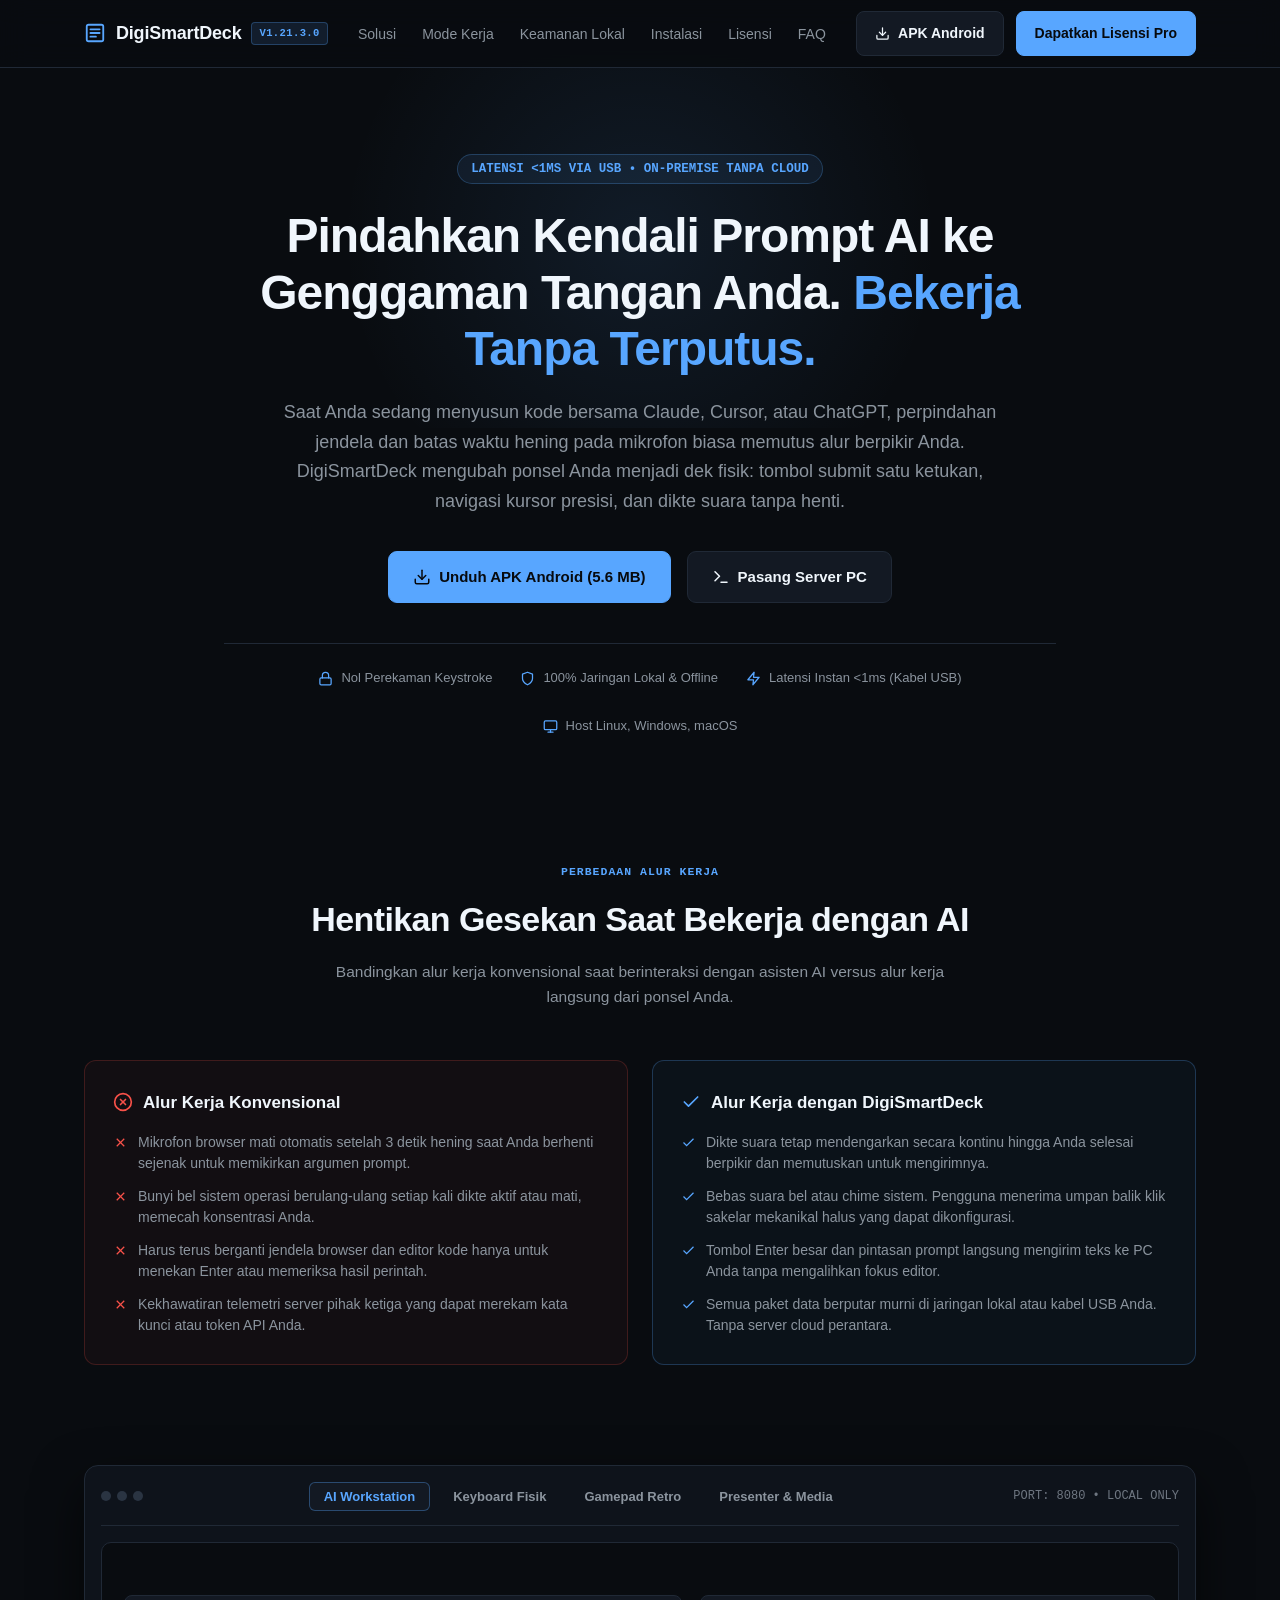
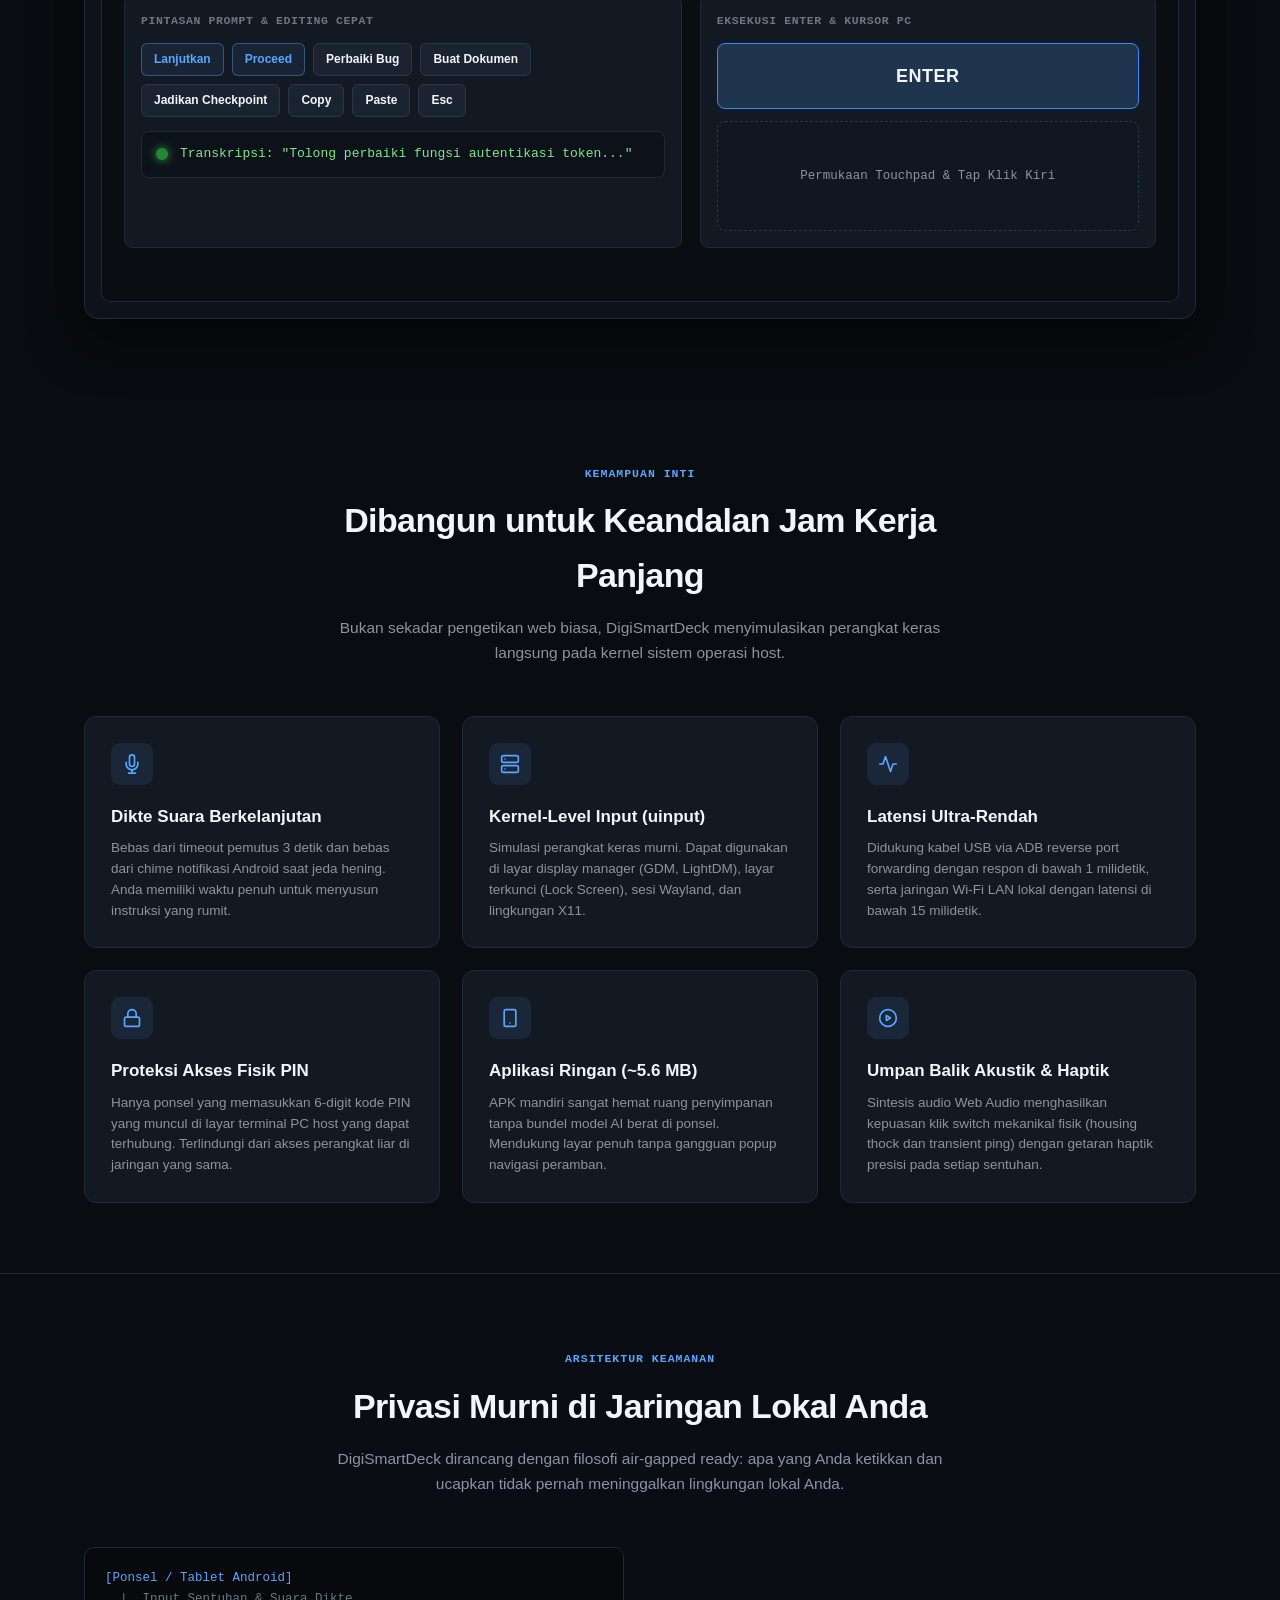
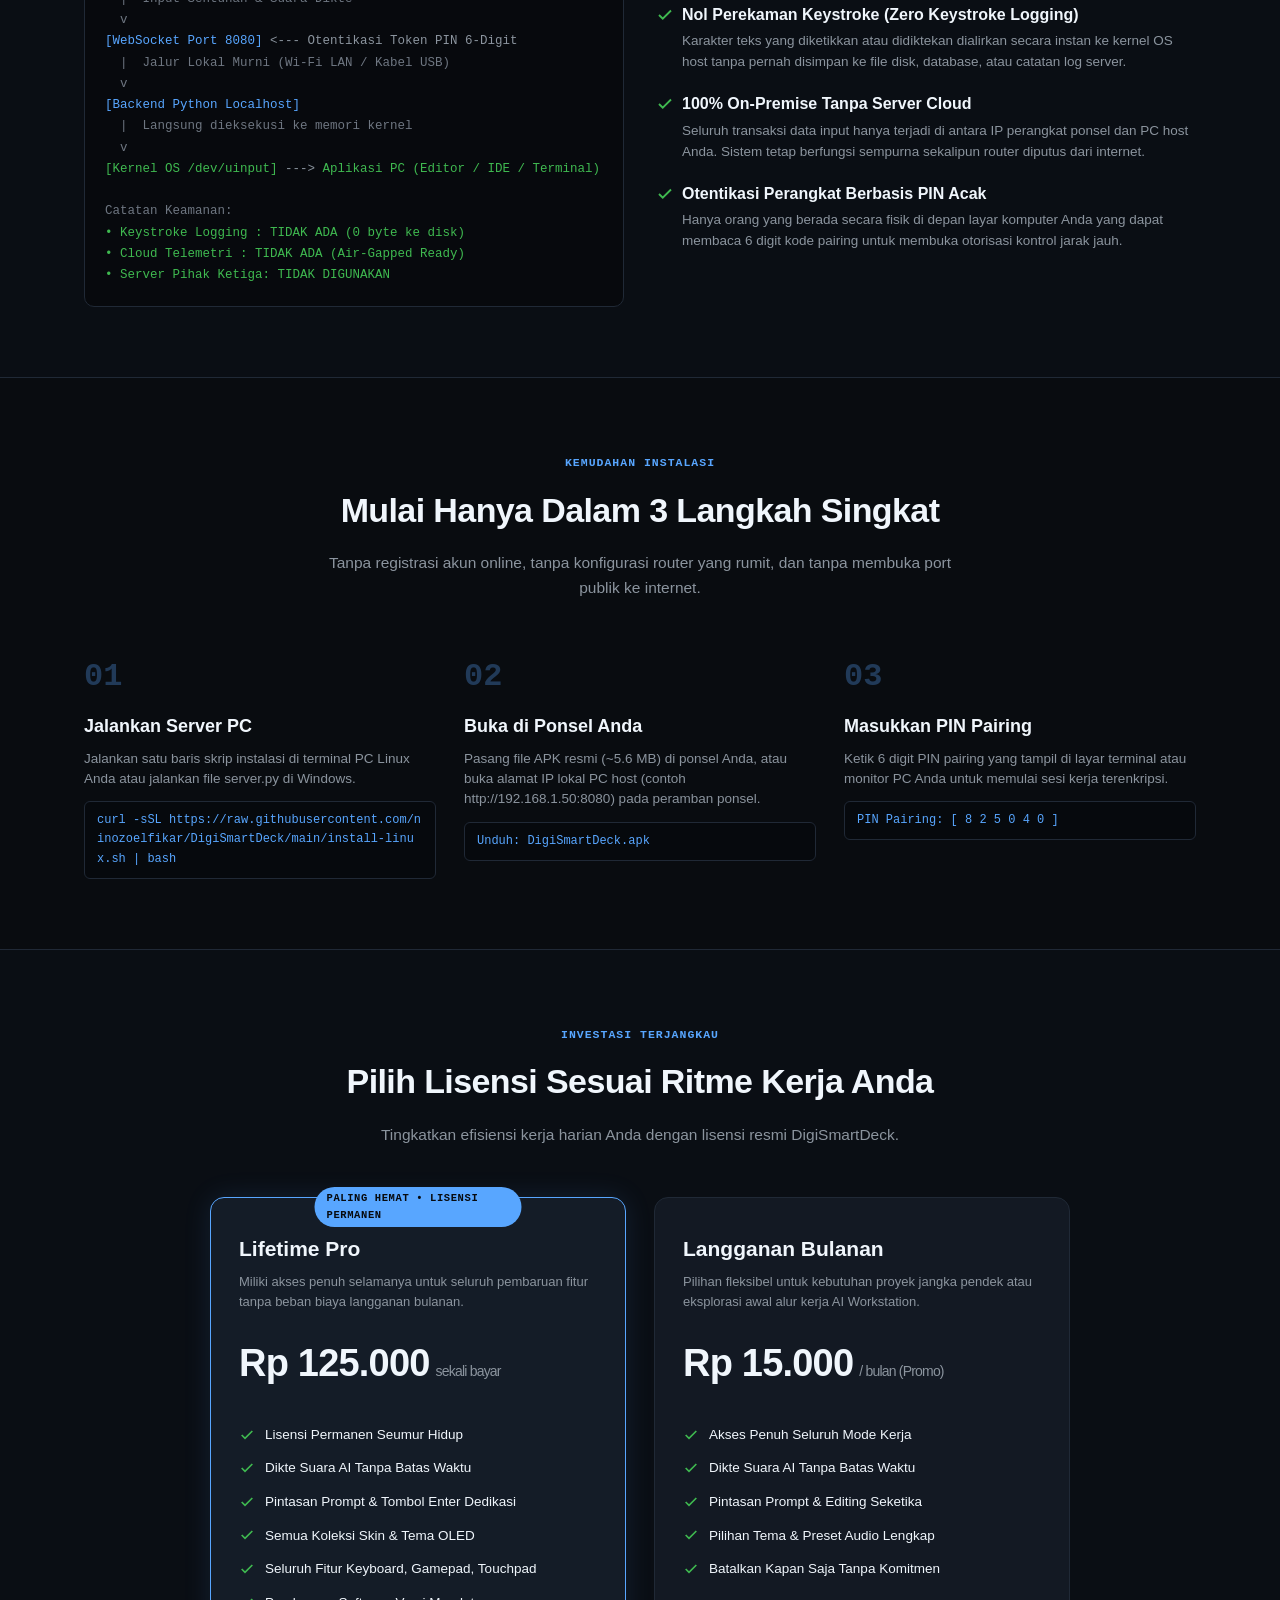
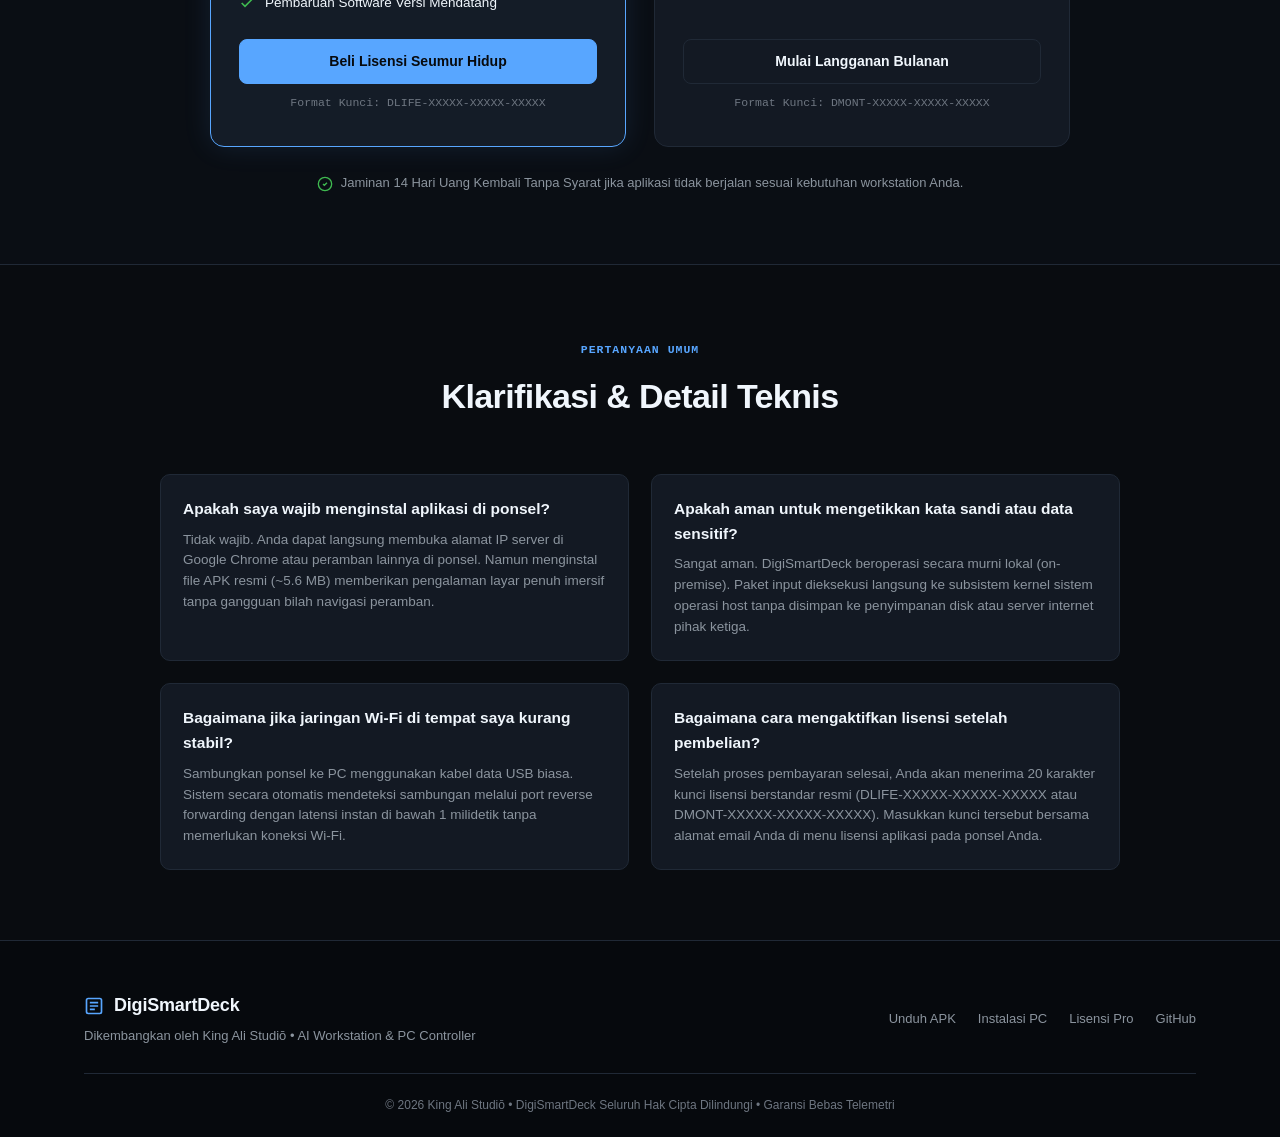
<file: static/landing.html>
<!DOCTYPE html>
<html lang="id">
<head>
  <meta charset="utf-8">
  <meta name="viewport" content="width=device-width, initial-scale=1.0">
  <title>DigiSmartDeck - AI Workstation Companion &amp; Local Hardware Controller</title>
  <meta name="description" content="Pindahkan kendali AI prompt engineering, keyboard fisik, dan trackpad presisi ke genggaman ponsel Anda. Latensi di bawah 1ms, tanpa cloud, tanpa rekaman keystroke.">
  <link rel="icon" type="image/png" href="/static/icon-192.png">
  <style>
    :root {
      --bg: #090c10;
      --bg-surface: #0e131b;
      --bg-card: #131923;
      --bg-card-hover: #18202d;
      --border: #202936;
      --border-accent: rgba(88, 166, 255, 0.35);
      --text: #f0f6fc;
      --text-muted: #8b949e;
      --text-sub: #6e7681;
      --accent: #58a6ff;
      --accent-hover: #79b8ff;
      --accent-glow: rgba(88, 166, 255, 0.2);
      --success: #238636;
      --success-hover: #2ea043;
      --gold: #d29922;
      --danger: #f85149;
      --font: -apple-system, BlinkMacSystemFont, "Segoe UI", Roboto, "Helvetica Neue", Arial, sans-serif;
      --font-mono: "JetBrains Mono", ui-monospace, SFMono-Regular, "SF Mono", Menlo, Consolas, monospace;
    }

    * {
      box-sizing: border-box;
      margin: 0;
      padding: 0;
    }

    html {
      scroll-behavior: smooth;
    }

    body {
      background-color: var(--bg);
      color: var(--text);
      font-family: var(--font);
      line-height: 1.6;
      overflow-x: hidden;
      -webkit-font-smoothing: antialiased;
    }

    .container {
      width: 100%;
      max-width: 1160px;
      margin: 0 auto;
      padding: 0 24px;
    }

    /* Navbar */
    .navbar {
      position: sticky;
      top: 0;
      z-index: 100;
      background: rgba(9, 12, 16, 0.88);
      backdrop-filter: blur(14px);
      border-bottom: 1px solid var(--border);
      height: 68px;
      display: flex;
      align-items: center;
    }

    .nav-inner {
      display: flex;
      justify-content: space-between;
      align-items: center;
      width: 100%;
    }

    .brand {
      display: flex;
      align-items: center;
      gap: 10px;
      text-decoration: none;
      color: var(--text);
      font-weight: 800;
      font-size: 18px;
      letter-spacing: -0.2px;
    }

    .brand svg {
      color: var(--accent);
      flex-shrink: 0;
    }

    .brand-badge {
      font-size: 10.5px;
      font-weight: 700;
      text-transform: uppercase;
      background: rgba(88, 166, 255, 0.12);
      color: var(--accent);
      border: 1px solid rgba(88, 166, 255, 0.28);
      padding: 2px 7px;
      border-radius: 4px;
      letter-spacing: 0.4px;
      font-family: var(--font-mono);
    }

    .nav-links {
      display: flex;
      align-items: center;
      gap: 26px;
      list-style: none;
    }

    .nav-links a {
      color: var(--text-muted);
      text-decoration: none;
      font-size: 14px;
      font-weight: 500;
      transition: color 0.15s ease;
    }

    .nav-links a:hover {
      color: var(--text);
    }

    .nav-actions {
      display: flex;
      align-items: center;
      gap: 12px;
    }

    /* Buttons */
    .btn {
      display: inline-flex;
      align-items: center;
      justify-content: center;
      gap: 8px;
      font-size: 14px;
      font-weight: 600;
      border-radius: 8px;
      padding: 10px 18px;
      cursor: pointer;
      text-decoration: none;
      transition: all 0.15s ease;
      white-space: nowrap;
      border: 1px solid transparent;
      user-select: none;
    }

    .btn:active {
      transform: translateY(1px);
    }

    .btn-primary {
      background: var(--accent);
      color: #070a0e;
      border-color: var(--accent);
    }

    .btn-primary:hover {
      background: var(--accent-hover);
      box-shadow: 0 0 16px var(--accent-glow);
    }

    .btn-secondary {
      background: var(--bg-card);
      color: var(--text);
      border-color: var(--border);
    }

    .btn-secondary:hover {
      background: var(--bg-card-hover);
      border-color: #3b4b5e;
    }

    .btn-lg {
      padding: 13px 24px;
      font-size: 15px;
      border-radius: 9px;
    }

    /* Hero Section */
    .hero {
      padding: 86px 0 60px;
      text-align: center;
      position: relative;
    }

    .hero-glow {
      position: absolute;
      top: -20px;
      left: 50%;
      transform: translateX(-50%);
      width: 760px;
      height: 380px;
      background: radial-gradient(circle, rgba(88, 166, 255, 0.1) 0%, rgba(9, 12, 16, 0) 70%);
      pointer-events: none;
      z-index: 0;
    }

    .hero-content {
      position: relative;
      z-index: 1;
      max-width: 880px;
      margin: 0 auto;
    }

    .hero-tag {
      display: inline-flex;
      align-items: center;
      gap: 8px;
      background: rgba(88, 166, 255, 0.08);
      border: 1px solid rgba(88, 166, 255, 0.25);
      color: var(--accent);
      padding: 4px 13px;
      border-radius: 20px;
      font-size: 12.5px;
      font-weight: 600;
      font-family: var(--font-mono);
      margin-bottom: 24px;
    }

    .hero-title {
      font-size: 48px;
      line-height: 1.18;
      font-weight: 800;
      letter-spacing: -1px;
      margin-bottom: 20px;
    }

    .hero-title span {
      color: var(--accent);
    }

    .hero-desc {
      font-size: 18px;
      line-height: 1.65;
      color: var(--text-muted);
      margin-bottom: 34px;
      max-width: 740px;
      margin-left: auto;
      margin-right: auto;
    }

    .hero-cta-group {
      display: flex;
      align-items: center;
      justify-content: center;
      gap: 16px;
      flex-wrap: wrap;
      margin-bottom: 40px;
    }

    .hero-trust-bar {
      display: flex;
      align-items: center;
      justify-content: center;
      gap: 28px;
      flex-wrap: wrap;
      padding-top: 24px;
      border-top: 1px solid var(--border);
    }

    .trust-item {
      display: flex;
      align-items: center;
      gap: 8px;
      font-size: 13px;
      font-weight: 500;
      color: var(--text-muted);
    }

    .trust-item svg {
      color: var(--accent);
      flex-shrink: 0;
    }

    /* Friction vs Flow Comparison */
    .contrast-section {
      padding: 60px 0;
    }

    .contrast-grid {
      display: grid;
      grid-template-columns: 1fr 1fr;
      gap: 24px;
      margin-top: 28px;
    }

    .contrast-card {
      border-radius: 12px;
      padding: 28px;
      border: 1px solid var(--border);
    }

    .contrast-card.friction {
      background: rgba(248, 81, 73, 0.04);
      border-color: rgba(248, 81, 73, 0.2);
    }

    .contrast-card.flow {
      background: rgba(88, 166, 255, 0.04);
      border-color: rgba(88, 166, 255, 0.25);
    }

    .contrast-header {
      display: flex;
      align-items: center;
      gap: 10px;
      margin-bottom: 16px;
    }

    .contrast-title {
      font-size: 17px;
      font-weight: 700;
    }

    .contrast-list {
      list-style: none;
      display: flex;
      flex-direction: column;
      gap: 12px;
      font-size: 14px;
      color: var(--text-muted);
      line-height: 1.5;
    }

    .contrast-list li {
      display: flex;
      align-items: flex-start;
      gap: 10px;
    }

    .contrast-list li svg {
      flex-shrink: 0;
      margin-top: 3px;
    }

    .contrast-card.friction svg { color: var(--danger); }
    .contrast-card.flow svg { color: var(--accent); }

    /* Interactive Product Showcase */
    .showcase {
      padding: 40px 0 70px;
    }

    .mockup-container {
      background: var(--bg-surface);
      border: 1px solid var(--border);
      border-radius: 14px;
      padding: 16px;
      box-shadow: 0 20px 50px rgba(0, 0, 0, 0.6);
    }

    .mockup-header {
      display: flex;
      align-items: center;
      justify-content: space-between;
      border-bottom: 1px solid var(--border);
      padding-bottom: 14px;
      margin-bottom: 16px;
      flex-wrap: wrap;
      gap: 12px;
    }

    .mockup-dots {
      display: flex;
      gap: 6px;
    }

    .mockup-dot {
      width: 10px;
      height: 10px;
      border-radius: 50%;
      background: #2a3442;
    }

    .mockup-tabs {
      display: flex;
      gap: 8px;
    }

    .mockup-tab-btn {
      background: transparent;
      border: 1px solid transparent;
      color: var(--text-muted);
      padding: 6px 14px;
      border-radius: 6px;
      font-size: 13px;
      font-weight: 600;
      cursor: pointer;
      transition: all 0.15s ease;
    }

    .mockup-tab-btn.active, .mockup-tab-btn:hover {
      background: var(--bg-card);
      border-color: var(--border);
      color: var(--text);
    }

    .mockup-tab-btn.active {
      color: var(--accent);
      border-color: var(--border-accent);
    }

    .mockup-screen {
      background: #090c10;
      border: 1px solid var(--border);
      border-radius: 10px;
      padding: 22px;
      min-height: 360px;
      display: flex;
      flex-direction: column;
      justify-content: center;
    }

    .preview-card {
      display: none;
      animation: fadeIn 0.22s ease forwards;
    }

    .preview-card.active {
      display: block;
    }

    @keyframes fadeIn {
      from { opacity: 0; transform: translateY(4px); }
      to { opacity: 1; transform: translateY(0); }
    }

    /* Deck Layout Mockups */
    .deck-grid-ai {
      display: grid;
      grid-template-columns: 1.1fr 0.9fr;
      gap: 18px;
    }

    .ai-col-box {
      background: var(--bg-card);
      border: 1px solid var(--border);
      border-radius: 8px;
      padding: 16px;
    }

    .ai-box-title {
      font-size: 11.5px;
      font-weight: 700;
      text-transform: uppercase;
      letter-spacing: 0.6px;
      color: var(--text-sub);
      margin-bottom: 12px;
      font-family: var(--font-mono);
    }

    .prompt-pills {
      display: flex;
      flex-wrap: wrap;
      gap: 8px;
    }

    .prompt-pill {
      background: #1b2330;
      border: 1px solid #2a374a;
      color: var(--text);
      font-size: 12px;
      font-weight: 600;
      padding: 6px 12px;
      border-radius: 6px;
      cursor: pointer;
      transition: all 0.12s ease;
    }

    .prompt-pill:hover {
      border-color: var(--accent);
      color: var(--accent);
    }

    .prompt-pill.accent {
      border-color: rgba(88, 166, 255, 0.4);
      color: var(--accent);
      background: rgba(88, 166, 255, 0.08);
    }

    .voice-meter-box {
      display: flex;
      align-items: center;
      gap: 12px;
      background: #0d121a;
      border: 1px solid #202b3a;
      border-radius: 8px;
      padding: 12px 14px;
      margin-top: 14px;
    }

    .voice-indicator {
      width: 12px;
      height: 12px;
      border-radius: 50%;
      background: #238636;
      box-shadow: 0 0 10px #2ea043;
      flex-shrink: 0;
    }

    .voice-text {
      font-size: 13px;
      font-family: var(--font-mono);
      color: #7ee787;
    }

    .enter-btn-mock {
      background: #1f344d;
      border: 1px solid #388bfd;
      border-radius: 8px;
      padding: 18px;
      text-align: center;
      color: #f0f6fc;
      font-weight: 800;
      font-size: 18px;
      letter-spacing: 0.5px;
      cursor: pointer;
      transition: background 0.12s ease;
    }

    .enter-btn-mock:hover {
      background: #28476e;
    }

    .trackpad-mock {
      background: #101622;
      border: 1px dashed #2a364a;
      border-radius: 8px;
      height: 110px;
      display: flex;
      align-items: center;
      justify-content: center;
      color: var(--text-muted);
      font-size: 12.5px;
      font-family: var(--font-mono);
      margin-top: 12px;
    }

    /* Features Section */
    .features-section {
      padding: 70px 0;
    }

    .section-header {
      text-align: center;
      max-width: 660px;
      margin: 0 auto 50px;
    }

    .section-badge {
      font-size: 11.5px;
      font-weight: 700;
      text-transform: uppercase;
      letter-spacing: 1px;
      color: var(--accent);
      margin-bottom: 10px;
      display: inline-block;
      font-family: var(--font-mono);
    }

    .section-title {
      font-size: 34px;
      font-weight: 800;
      letter-spacing: -0.6px;
      margin-bottom: 14px;
    }

    .section-desc {
      font-size: 15.5px;
      color: var(--text-muted);
      line-height: 1.6;
    }

    .features-grid {
      display: grid;
      grid-template-columns: repeat(3, 1fr);
      gap: 22px;
    }

    .feature-card {
      background: var(--bg-card);
      border: 1px solid var(--border);
      border-radius: 12px;
      padding: 26px;
      transition: all 0.2s ease;
    }

    .feature-card:hover {
      background: var(--bg-card-hover);
      border-color: var(--border-accent);
      transform: translateY(-2px);
    }

    .feature-icon-wrapper {
      width: 42px;
      height: 42px;
      border-radius: 9px;
      background: rgba(88, 166, 255, 0.1);
      color: var(--accent);
      display: flex;
      align-items: center;
      justify-content: center;
      margin-bottom: 18px;
    }

    .feature-card-title {
      font-size: 17px;
      font-weight: 700;
      margin-bottom: 8px;
    }

    .feature-card-desc {
      font-size: 13.5px;
      color: var(--text-muted);
      line-height: 1.55;
    }

    /* Privacy Architecture Section */
    .arch-section {
      padding: 70px 0;
      background: #0a0e14;
      border-top: 1px solid var(--border);
      border-bottom: 1px solid var(--border);
    }

    .arch-grid {
      display: grid;
      grid-template-columns: 1fr 1fr;
      gap: 32px;
      align-items: center;
      margin-top: 36px;
    }

    .arch-diagram {
      background: #07090d;
      border: 1px solid var(--border);
      border-radius: 10px;
      padding: 20px;
      font-family: var(--font-mono);
      font-size: 12.5px;
      line-height: 1.7;
      color: var(--text-muted);
    }

    .arch-diagram .hl-accent { color: var(--accent); }
    .arch-diagram .hl-green { color: #3fb950; }
    .arch-diagram .hl-dim { color: var(--text-sub); }

    .arch-points {
      display: flex;
      flex-direction: column;
      gap: 18px;
    }

    .arch-point-title {
      font-size: 16px;
      font-weight: 700;
      margin-bottom: 4px;
      display: flex;
      align-items: center;
      gap: 8px;
    }

    .arch-point-title svg {
      color: #3fb950;
      flex-shrink: 0;
    }

    .arch-point-desc {
      font-size: 13.5px;
      color: var(--text-muted);
      line-height: 1.55;
      padding-left: 26px;
    }

    /* How It Works (3 Steps) */
    .steps-section {
      padding: 70px 0;
    }

    .steps-grid {
      display: grid;
      grid-template-columns: repeat(3, 1fr);
      gap: 28px;
    }

    .step-card {
      position: relative;
    }

    .step-number {
      font-size: 32px;
      font-weight: 900;
      color: rgba(88, 166, 255, 0.3);
      margin-bottom: 10px;
      font-family: var(--font-mono);
    }

    .step-title {
      font-size: 18px;
      font-weight: 700;
      margin-bottom: 8px;
    }

    .step-desc {
      font-size: 13.5px;
      color: var(--text-muted);
      margin-bottom: 12px;
      line-height: 1.5;
    }

    .step-code {
      background: #06090d;
      border: 1px solid var(--border);
      border-radius: 6px;
      padding: 9px 12px;
      font-family: var(--font-mono);
      font-size: 12px;
      color: var(--accent);
      word-break: break-all;
    }

    /* Pricing Section */
    .pricing-section {
      padding: 70px 0;
      background: #0a0e14;
      border-top: 1px solid var(--border);
    }

    .pricing-grid {
      display: grid;
      grid-template-columns: 1fr 1fr;
      gap: 28px;
      max-width: 860px;
      margin: 0 auto;
      align-items: stretch;
    }

    .pricing-card {
      background: var(--bg-card);
      border: 1px solid var(--border);
      border-radius: 14px;
      padding: 34px 28px;
      display: flex;
      flex-direction: column;
      position: relative;
      transition: all 0.2s ease;
    }

    .pricing-card.featured {
      border-color: var(--accent);
      box-shadow: 0 0 28px rgba(88, 166, 255, 0.12);
      background: #141c27;
    }

    .featured-badge {
      position: absolute;
      top: -11px;
      left: 50%;
      transform: translateX(-50%);
      background: var(--accent);
      color: #070a0e;
      font-size: 10.5px;
      font-weight: 800;
      text-transform: uppercase;
      letter-spacing: 0.6px;
      padding: 3px 12px;
      border-radius: 20px;
      font-family: var(--font-mono);
    }

    .pricing-plan-name {
      font-size: 21px;
      font-weight: 800;
      margin-bottom: 6px;
    }

    .pricing-plan-desc {
      font-size: 13px;
      color: var(--text-muted);
      margin-bottom: 22px;
      min-height: 38px;
      line-height: 1.5;
    }

    .pricing-price {
      font-size: 38px;
      font-weight: 900;
      letter-spacing: -0.8px;
      margin-bottom: 4px;
      display: flex;
      align-items: baseline;
      gap: 6px;
    }

    .pricing-period {
      font-size: 14px;
      font-weight: 500;
      color: var(--text-muted);
    }

    .pricing-features {
      list-style: none;
      margin: 26px 0;
      display: flex;
      flex-direction: column;
      gap: 12px;
      flex-grow: 1;
    }

    .pricing-features li {
      display: flex;
      align-items: center;
      gap: 10px;
      font-size: 13.5px;
      color: var(--text);
    }

    .pricing-features li svg {
      color: #3fb950;
      flex-shrink: 0;
    }

    .pricing-cta {
      margin-top: auto;
    }

    .license-format-note {
      font-size: 11.5px;
      font-family: var(--font-mono);
      color: var(--text-sub);
      text-align: center;
      margin-top: 10px;
    }

    .guarantee-note {
      text-align: center;
      font-size: 13px;
      color: var(--text-muted);
      margin-top: 26px;
      display: flex;
      align-items: center;
      justify-content: center;
      gap: 8px;
    }

    .guarantee-note svg {
      color: #3fb950;
      flex-shrink: 0;
    }

    /* FAQ Section */
    .faq-section {
      padding: 70px 0;
      border-top: 1px solid var(--border);
    }

    .faq-grid {
      display: grid;
      grid-template-columns: 1fr 1fr;
      gap: 22px;
      max-width: 960px;
      margin: 0 auto;
    }

    .faq-item {
      background: var(--bg-card);
      border: 1px solid var(--border);
      border-radius: 10px;
      padding: 22px;
    }

    .faq-question {
      font-size: 15.5px;
      font-weight: 700;
      margin-bottom: 8px;
      color: var(--text);
    }

    .faq-answer {
      font-size: 13.5px;
      color: var(--text-muted);
      line-height: 1.55;
    }

    /* Footer */
    .footer {
      background: #06090d;
      border-top: 1px solid var(--border);
      padding: 50px 0 28px;
    }

    .footer-inner {
      display: flex;
      justify-content: space-between;
      align-items: center;
      flex-wrap: wrap;
      gap: 20px;
      padding-bottom: 26px;
      border-bottom: 1px solid var(--border);
    }

    .footer-copy {
      font-size: 13px;
      color: var(--text-muted);
    }

    .footer-links {
      display: flex;
      gap: 22px;
    }

    .footer-links a {
      color: var(--text-muted);
      text-decoration: none;
      font-size: 13px;
      transition: color 0.15s ease;
    }

    .footer-links a:hover {
      color: var(--text);
    }

    .footer-bottom {
      padding-top: 22px;
      text-align: center;
      font-size: 12px;
      color: var(--text-sub);
    }

    /* Responsive */
    @media (max-width: 900px) {
      .hero-title { font-size: 34px; }
      .contrast-grid { grid-template-columns: 1fr; }
      .features-grid { grid-template-columns: 1fr; }
      .arch-grid { grid-template-columns: 1fr; }
      .steps-grid { grid-template-columns: 1fr; }
      .pricing-grid { grid-template-columns: 1fr; }
      .deck-grid-ai { grid-template-columns: 1fr; }
      .faq-grid { grid-template-columns: 1fr; }
      .nav-links { display: none; }
    }
  </style>
</head>
<body>

  <!-- Audio Context Engine (Mechanical Sound Feedback) -->
  <script>
    let audioCtx = null;
    function getAudioContext() {
      if (!audioCtx) {
        const AudioContextClass = window.AudioContext || window.webkitAudioContext;
        if (AudioContextClass) audioCtx = new AudioContextClass();
      }
      return audioCtx;
    }

    function unlockAudio() {
      const ctx = getAudioContext();
      if (ctx && (ctx.state === 'suspended' || ctx.state === 'interrupted')) {
        ctx.resume().catch(() => {});
      }
    }
    window.addEventListener('touchstart', unlockAudio, { passive: true, capture: true });
    window.addEventListener('mousedown', unlockAudio, { passive: true, capture: true });

    function playClickSound(pitch = 1.0) {
      try {
        const ctx = getAudioContext();
        if (!ctx) return;
        if (ctx.state === 'suspended') {
          ctx.resume().then(() => synthesizeClick(pitch)).catch(() => {});
        } else {
          synthesizeClick(pitch);
        }
      } catch (e) {}
    }

    function synthesizeClick(pitch) {
      const ctx = getAudioContext();
      if (!ctx) return;
      const now = Math.max(ctx.currentTime + 0.002, 0.005);
      const finalPitch = pitch || (0.98 + Math.random() * 0.04);
      const bodyPitch = 1 + (finalPitch - 1) * 0.35;

      // 1. Transient click (snap switch)
      const osc1 = ctx.createOscillator();
      const gain1 = ctx.createGain();
      osc1.type = 'triangle';
      osc1.frequency.setValueAtTime(1800 * finalPitch, now);
      osc1.frequency.exponentialRampToValueAtTime(Math.max(40, 380 * finalPitch), now + 0.015);
      gain1.gain.setValueAtTime(1.8, now);
      gain1.gain.exponentialRampToValueAtTime(0.001, now + 0.015);
      osc1.connect(gain1);
      gain1.connect(ctx.destination);
      osc1.start(now);
      osc1.stop(now + 0.018);

      // 2. Housing body thock
      const osc2 = ctx.createOscillator();
      const gain2 = ctx.createGain();
      osc2.type = 'sine';
      osc2.frequency.setValueAtTime(320 * bodyPitch, now);
      osc2.frequency.exponentialRampToValueAtTime(Math.max(20, 85 * bodyPitch), now + 0.026);
      gain2.gain.setValueAtTime(1.5, now);
      gain2.gain.exponentialRampToValueAtTime(0.001, now + 0.026);
      osc2.connect(gain2);
      gain2.connect(ctx.destination);
      osc2.start(now);
      osc2.stop(now + 0.030);

      osc2.onended = () => {
        try {
          osc1.disconnect(); gain1.disconnect();
          osc2.disconnect(); gain2.disconnect();
        } catch(e) {}
      };
    }
  </script>

  <!-- Navbar -->
  <nav class="navbar">
    <div class="container nav-inner">
      <a href="/" class="brand" onclick="playClickSound()">
        <svg width="22" height="22" viewBox="0 0 24 24" fill="none" stroke="currentColor" stroke-width="2" stroke-linecap="round" stroke-linejoin="round"><rect width="18" height="18" x="3" y="3" rx="2"/><path d="M7 8h10M7 12h10M7 16h6"/></svg>
        DigiSmartDeck
        <span class="brand-badge">V1.21.3.0</span>
      </a>

      <ul class="nav-links">
        <li><a href="#solusi" onclick="playClickSound()">Solusi</a></li>
        <li><a href="#modes" onclick="playClickSound()">Mode Kerja</a></li>
        <li><a href="#keamanan" onclick="playClickSound()">Keamanan Lokal</a></li>
        <li><a href="#cara-kerja" onclick="playClickSound()">Instalasi</a></li>
        <li><a href="#pricing" onclick="playClickSound()">Lisensi</a></li>
        <li><a href="#faq" onclick="playClickSound()">FAQ</a></li>
      </ul>

      <div class="nav-actions">
        <a href="/download/apk" class="btn btn-secondary" onclick="playClickSound()" title="Unduh File APK Android (~5.6 MB)">
          <svg width="15" height="15" viewBox="0 0 24 24" fill="none" stroke="currentColor" stroke-width="2" stroke-linecap="round" stroke-linejoin="round"><path d="M21 15v4a2 2 0 0 1-2 2H5a2 2 0 0 1-2-2v-4"/><polyline points="7 10 12 15 17 10"/><line x1="12" x2="12" y1="15" y2="3"/></svg>
          APK Android
        </a>
        <a href="#pricing" class="btn btn-primary" onclick="playClickSound()">
          Dapatkan Lisensi Pro
        </a>
      </div>
    </div>
  </nav>

  <!-- Hero Section -->
  <header class="hero">
    <div class="hero-glow"></div>
    <div class="container hero-content">
      <div class="hero-tag">
        LATENSI &lt;1MS VIA USB &bull; ON-PREMISE TANPA CLOUD
      </div>

      <h1 class="hero-title">
        Pindahkan Kendali Prompt AI ke Genggaman Tangan Anda. <span>Bekerja Tanpa Terputus.</span>
      </h1>

      <p class="hero-desc">
        Saat Anda sedang menyusun kode bersama Claude, Cursor, atau ChatGPT, perpindahan jendela dan batas waktu hening pada mikrofon biasa memutus alur berpikir Anda. DigiSmartDeck mengubah ponsel Anda menjadi dek fisik: tombol submit satu ketukan, navigasi kursor presisi, dan dikte suara tanpa henti.
      </p>

      <div class="hero-cta-group">
        <a href="/download/apk" class="btn btn-primary btn-lg" id="btn-hero-apk" onclick="playClickSound()">
          <svg width="18" height="18" viewBox="0 0 24 24" fill="none" stroke="currentColor" stroke-width="2" stroke-linecap="round" stroke-linejoin="round"><path d="M21 15v4a2 2 0 0 1-2 2H5a2 2 0 0 1-2-2v-4"/><polyline points="7 10 12 15 17 10"/><line x1="12" x2="12" y1="15" y2="3"/></svg>
          Unduh APK Android (5.6 MB)
        </a>
        <a href="#cara-kerja" class="btn btn-secondary btn-lg" onclick="playClickSound()">
          <svg width="18" height="18" viewBox="0 0 24 24" fill="none" stroke="currentColor" stroke-width="2" stroke-linecap="round" stroke-linejoin="round"><polyline points="4 17 10 11 4 5"/><line x1="12" x2="20" y1="19" y2="19"/></svg>
          Pasang Server PC
        </a>
      </div>

      <div class="hero-trust-bar">
        <div class="trust-item">
          <svg width="15" height="15" viewBox="0 0 24 24" fill="none" stroke="currentColor" stroke-width="2" stroke-linecap="round" stroke-linejoin="round"><rect width="18" height="11" x="3" y="11" rx="2" ry="2"/><path d="M7 11V7a5 5 0 0 1 10 0v4"/></svg>
          Nol Perekaman Keystroke
        </div>
        <div class="trust-item">
          <svg width="15" height="15" viewBox="0 0 24 24" fill="none" stroke="currentColor" stroke-width="2" stroke-linecap="round" stroke-linejoin="round"><path d="M12 22s8-4 8-10V5l-8-3-8 3v7c0 6 8 10 8 10z"/></svg>
          100% Jaringan Lokal &amp; Offline
        </div>
        <div class="trust-item">
          <svg width="15" height="15" viewBox="0 0 24 24" fill="none" stroke="currentColor" stroke-width="2" stroke-linecap="round" stroke-linejoin="round"><polygon points="13 2 3 14 12 14 11 22 21 10 12 10 13 2"/></svg>
          Latensi Instan &lt;1ms (Kabel USB)
        </div>
        <div class="trust-item">
          <svg width="15" height="15" viewBox="0 0 24 24" fill="none" stroke="currentColor" stroke-width="2" stroke-linecap="round" stroke-linejoin="round"><rect width="20" height="14" x="2" y="3" rx="2"/><line x1="8" x2="16" y1="21" y2="21"/><line x1="12" x2="12" y1="17" y2="21"/></svg>
          Host Linux, Windows, macOS
        </div>
      </div>
    </div>
  </header>

  <!-- Problem vs Solution Contrast Section -->
  <section class="contrast-section" id="solusi">
    <div class="container">
      <div class="section-header">
        <span class="section-badge">Perbedaan Alur Kerja</span>
        <h2 class="section-title">Hentikan Gesekan Saat Bekerja dengan AI</h2>
        <p class="section-desc">Bandingkan alur kerja konvensional saat berinteraksi dengan asisten AI versus alur kerja langsung dari ponsel Anda.</p>
      </div>

      <div class="contrast-grid">
        <div class="contrast-card friction">
          <div class="contrast-header">
            <svg width="20" height="20" viewBox="0 0 24 24" fill="none" stroke="currentColor" stroke-width="2" stroke-linecap="round" stroke-linejoin="round"><circle cx="12" cy="12" r="10"/><line x1="15" y1="9" x2="9" y2="15"/><line x1="9" y1="9" x2="15" y2="15"/></svg>
            <h3 class="contrast-title">Alur Kerja Konvensional</h3>
          </div>
          <ul class="contrast-list">
            <li>
              <svg width="15" height="15" viewBox="0 0 24 24" fill="none" stroke="currentColor" stroke-width="2"><line x1="18" x2="6" y1="6" y2="18"/><line x1="6" x2="18" y1="6" y2="18"/></svg>
              Mikrofon browser mati otomatis setelah 3 detik hening saat Anda berhenti sejenak untuk memikirkan argumen prompt.
            </li>
            <li>
              <svg width="15" height="15" viewBox="0 0 24 24" fill="none" stroke="currentColor" stroke-width="2"><line x1="18" x2="6" y1="6" y2="18"/><line x1="6" x2="18" y1="6" y2="18"/></svg>
              Bunyi bel sistem operasi berulang-ulang setiap kali dikte aktif atau mati, memecah konsentrasi Anda.
            </li>
            <li>
              <svg width="15" height="15" viewBox="0 0 24 24" fill="none" stroke="currentColor" stroke-width="2"><line x1="18" x2="6" y1="6" y2="18"/><line x1="6" x2="18" y1="6" y2="18"/></svg>
              Harus terus berganti jendela browser dan editor kode hanya untuk menekan Enter atau memeriksa hasil perintah.
            </li>
            <li>
              <svg width="15" height="15" viewBox="0 0 24 24" fill="none" stroke="currentColor" stroke-width="2"><line x1="18" x2="6" y1="6" y2="18"/><line x1="6" x2="18" y1="6" y2="18"/></svg>
              Kekhawatiran telemetri server pihak ketiga yang dapat merekam kata kunci atau token API Anda.
            </li>
          </ul>
        </div>

        <div class="contrast-card flow">
          <div class="contrast-header">
            <svg width="20" height="20" viewBox="0 0 24 24" fill="none" stroke="currentColor" stroke-width="2" stroke-linecap="round" stroke-linejoin="round"><polyline points="20 6 9 17 4 12"/></svg>
            <h3 class="contrast-title">Alur Kerja dengan DigiSmartDeck</h3>
          </div>
          <ul class="contrast-list">
            <li>
              <svg width="15" height="15" viewBox="0 0 24 24" fill="none" stroke="currentColor" stroke-width="2"><polyline points="20 6 9 17 4 12"/></svg>
              Dikte suara tetap mendengarkan secara kontinu hingga Anda selesai berpikir dan memutuskan untuk mengirimnya.
            </li>
            <li>
              <svg width="15" height="15" viewBox="0 0 24 24" fill="none" stroke="currentColor" stroke-width="2"><polyline points="20 6 9 17 4 12"/></svg>
              Bebas suara bel atau chime sistem. Pengguna menerima umpan balik klik sakelar mekanikal halus yang dapat dikonfigurasi.
            </li>
            <li>
              <svg width="15" height="15" viewBox="0 0 24 24" fill="none" stroke="currentColor" stroke-width="2"><polyline points="20 6 9 17 4 12"/></svg>
              Tombol Enter besar dan pintasan prompt langsung mengirim teks ke PC Anda tanpa mengalihkan fokus editor.
            </li>
            <li>
              <svg width="15" height="15" viewBox="0 0 24 24" fill="none" stroke="currentColor" stroke-width="2"><polyline points="20 6 9 17 4 12"/></svg>
              Semua paket data berputar murni di jaringan lokal atau kabel USB Anda. Tanpa server cloud perantara.
            </li>
          </ul>
        </div>
      </div>
    </div>
  </section>

  <!-- Interactive Product Showcase -->
  <section class="showcase" id="modes">
    <div class="container">
      <div class="mockup-container">
        <div class="mockup-header">
          <div class="mockup-dots">
            <span class="mockup-dot"></span>
            <span class="mockup-dot"></span>
            <span class="mockup-dot"></span>
          </div>

          <div class="mockup-tabs">
            <button type="button" class="mockup-tab-btn active" data-tab="tab-ai" onclick="playClickSound()">AI Workstation</button>
            <button type="button" class="mockup-tab-btn" data-tab="tab-kb" onclick="playClickSound()">Keyboard Fisik</button>
            <button type="button" class="mockup-tab-btn" data-tab="tab-game" onclick="playClickSound()">Gamepad Retro</button>
            <button type="button" class="mockup-tab-btn" data-tab="tab-media" onclick="playClickSound()">Presenter &amp; Media</button>
          </div>

          <div style="font-size:12px; color:var(--text-sub); font-family:var(--font-mono);">
            PORT: 8080 &bull; LOCAL ONLY
          </div>
        </div>

        <div class="mockup-screen">
          <!-- Tab 1: AI Workstation -->
          <div class="preview-card active" id="tab-ai">
            <div class="deck-grid-ai">
              <div class="ai-col-box">
                <div class="ai-box-title">Pintasan Prompt &amp; Editing Cepat</div>
                <div class="prompt-pills">
                  <span class="prompt-pill accent" onclick="playClickSound(1.1)">Lanjutkan</span>
                  <span class="prompt-pill accent" onclick="playClickSound(1.1)">Proceed</span>
                  <span class="prompt-pill" onclick="playClickSound()">Perbaiki Bug</span>
                  <span class="prompt-pill" onclick="playClickSound()">Buat Dokumen</span>
                  <span class="prompt-pill" onclick="playClickSound()">Jadikan Checkpoint</span>
                  <span class="prompt-pill" onclick="playClickSound()">Copy</span>
                  <span class="prompt-pill" onclick="playClickSound()">Paste</span>
                  <span class="prompt-pill" onclick="playClickSound()">Esc</span>
                </div>
                <div class="voice-meter-box">
                  <div class="voice-indicator"></div>
                  <div class="voice-text">Transkripsi: "Tolong perbaiki fungsi autentikasi token..."</div>
                </div>
              </div>

              <div class="ai-col-box" style="display:flex; flex-direction:column; justify-content:space-between;">
                <div>
                  <div class="ai-box-title">Eksekusi Enter &amp; Kursor PC</div>
                  <div class="enter-btn-mock" onclick="playClickSound(0.9)">
                    ENTER
                  </div>
                </div>
                <div class="trackpad-mock">
                  Permukaan Touchpad &amp; Tap Klik Kiri
                </div>
              </div>
            </div>
          </div>

          <!-- Tab 2: Keyboard PC -->
          <div class="preview-card" id="tab-kb">
            <div style="text-align:center; padding:24px 10px;">
              <h3 style="font-size:19px; font-weight:700; margin-bottom:8px;">Tata Letak Keyboard Fisik PC 100% Lengkap</h3>
              <p style="font-size:13.5px; color:var(--text-muted); max-width:580px; margin:0 auto 18px; line-height:1.5;">
                Dukungan baris tombol fungsi F1 hingga F12, navigasi panah, numpad angka akuntansi, serta tombol modifier hardware (Ctrl, Alt, Super/Win, Shift).
              </p>
              <div style="display:inline-flex; gap:8px; flex-wrap:wrap; justify-content:center;">
                <span class="prompt-pill" onclick="playClickSound()">F1 - F12 Function Row</span>
                <span class="prompt-pill" onclick="playClickSound()">Numpad Dedikasi</span>
                <span class="prompt-pill" onclick="playClickSound()">Home, End, PgUp, PgDn</span>
                <span class="prompt-pill" onclick="playClickSound()">Ctrl+C, Ctrl+V, Alt+Tab</span>
              </div>
            </div>
          </div>

          <!-- Tab 3: Gamepad -->
          <div class="preview-card" id="tab-game">
            <div style="text-align:center; padding:24px 10px;">
              <h3 style="font-size:19px; font-weight:700; margin-bottom:8px;">Kontroler Gamepad Presisi Latensi Rendah</h3>
              <p style="font-size:13.5px; color:var(--text-muted); max-width:580px; margin:0 auto 18px; line-height:1.5;">
                Tata letak D-Pad terintegrasi, tombol aksi ABXY / simbol PlayStation, shoulder button L1/R1, trigger L2/R2, dan analog stick tanpa delay jaringan.
              </p>
              <div style="display:inline-flex; gap:8px; flex-wrap:wrap; justify-content:center;">
                <span class="prompt-pill" onclick="playClickSound()">D-Pad 8 Arah</span>
                <span class="prompt-pill" onclick="playClickSound()">Tombol Aksi Responsif</span>
                <span class="prompt-pill" onclick="playClickSound()">Shoulder L1 / L2 / R1 / R2</span>
                <span class="prompt-pill" onclick="playClickSound()">Analog Stick Virtual</span>
              </div>
            </div>
          </div>

          <!-- Tab 4: Presenter -->
          <div class="preview-card" id="tab-media">
            <div style="text-align:center; padding:24px 10px;">
              <h3 style="font-size:19px; font-weight:700; margin-bottom:8px;">Pengendali Slide Presentasi &amp; Multimedia PC</h3>
              <p style="font-size:13.5px; color:var(--text-muted); max-width:580px; margin:0 auto 18px; line-height:1.5;">
                Navigasi slide presentasi (Next, Prev, Blank Screen), kontrol pemutaran media (Play, Pause, Seek), serta master volume slider PC host secara sinkron.
              </p>
              <div style="display:inline-flex; gap:8px; flex-wrap:wrap; justify-content:center;">
                <span class="prompt-pill" onclick="playClickSound()">Navigasi Slide &bull; Layar Hitam (B)</span>
                <span class="prompt-pill" onclick="playClickSound()">Master Volume &amp; Mute PC</span>
                <span class="prompt-pill" onclick="playClickSound()">Play / Pause / Next Track</span>
                <span class="prompt-pill" onclick="playClickSound()">Kanvas Anotasi Coretan</span>
              </div>
            </div>
          </div>
        </div>
      </div>
    </div>
  </section>

  <!-- Technical Value Features -->
  <section class="features-section">
    <div class="container">
      <div class="section-header">
        <span class="section-badge">Kemampuan Inti</span>
        <h2 class="section-title">Dibangun untuk Keandalan Jam Kerja Panjang</h2>
        <p class="section-desc">Bukan sekadar pengetikan web biasa, DigiSmartDeck menyimulasikan perangkat keras langsung pada kernel sistem operasi host.</p>
      </div>

      <div class="features-grid">
        <div class="feature-card">
          <div class="feature-icon-wrapper">
            <svg width="20" height="20" viewBox="0 0 24 24" fill="none" stroke="currentColor" stroke-width="2" stroke-linecap="round" stroke-linejoin="round"><path d="M12 1a3 3 0 0 0-3 3v8a3 3 0 0 0 6 0V4a3 3 0 0 0-3-3z"/><path d="M19 10v2a7 7 0 0 1-14 0v-2"/><line x1="12" x2="12" y1="19" y2="23"/><line x1="8" x2="16" y1="23" y2="23"/></svg>
          </div>
          <h3 class="feature-card-title">Dikte Suara Berkelanjutan</h3>
          <p class="feature-card-desc">
            Bebas dari timeout pemutus 3 detik dan bebas dari chime notifikasi Android saat jeda hening. Anda memiliki waktu penuh untuk menyusun instruksi yang rumit.
          </p>
        </div>

        <div class="feature-card">
          <div class="feature-icon-wrapper">
            <svg width="20" height="20" viewBox="0 0 24 24" fill="none" stroke="currentColor" stroke-width="2" stroke-linecap="round" stroke-linejoin="round"><rect width="20" height="8" x="2" y="2" rx="2" ry="2"/><rect width="20" height="8" x="2" y="14" rx="2" ry="2"/><line x1="6" x2="6.01" y1="6" y2="6"/><line x1="6" x2="6.01" y1="18" y2="18"/></svg>
          </div>
          <h3 class="feature-card-title">Kernel-Level Input (uinput)</h3>
          <p class="feature-card-desc">
            Simulasi perangkat keras murni. Dapat digunakan di layar display manager (GDM, LightDM), layar terkunci (Lock Screen), sesi Wayland, dan lingkungan X11.
          </p>
        </div>

        <div class="feature-card">
          <div class="feature-icon-wrapper">
            <svg width="20" height="20" viewBox="0 0 24 24" fill="none" stroke="currentColor" stroke-width="2" stroke-linecap="round" stroke-linejoin="round"><polyline points="22 12 18 12 15 21 9 3 6 12 2 12"/></svg>
          </div>
          <h3 class="feature-card-title">Latensi Ultra-Rendah</h3>
          <p class="feature-card-desc">
            Didukung kabel USB via ADB reverse port forwarding dengan respon di bawah 1 milidetik, serta jaringan Wi-Fi LAN lokal dengan latensi di bawah 15 milidetik.
          </p>
        </div>

        <div class="feature-card">
          <div class="feature-icon-wrapper">
            <svg width="20" height="20" viewBox="0 0 24 24" fill="none" stroke="currentColor" stroke-width="2" stroke-linecap="round" stroke-linejoin="round"><rect width="18" height="11" x="3" y="11" rx="2" ry="2"/><path d="M7 11V7a5 5 0 0 1 10 0v4"/></svg>
          </div>
          <h3 class="feature-card-title">Proteksi Akses Fisik PIN</h3>
          <p class="feature-card-desc">
            Hanya ponsel yang memasukkan 6-digit kode PIN yang muncul di layar terminal PC host yang dapat terhubung. Terlindungi dari akses perangkat liar di jaringan yang sama.
          </p>
        </div>

        <div class="feature-card">
          <div class="feature-icon-wrapper">
            <svg width="20" height="20" viewBox="0 0 24 24" fill="none" stroke="currentColor" stroke-width="2" stroke-linecap="round" stroke-linejoin="round"><rect width="14" height="20" x="5" y="2" rx="2" ry="2"/><line x1="12" x2="12.01" y1="18" y2="18"/></svg>
          </div>
          <h3 class="feature-card-title">Aplikasi Ringan (~5.6 MB)</h3>
          <p class="feature-card-desc">
            APK mandiri sangat hemat ruang penyimpanan tanpa bundel model AI berat di ponsel. Mendukung layar penuh tanpa gangguan popup navigasi peramban.
          </p>
        </div>

        <div class="feature-card">
          <div class="feature-icon-wrapper">
            <svg width="20" height="20" viewBox="0 0 24 24" fill="none" stroke="currentColor" stroke-width="2" stroke-linecap="round" stroke-linejoin="round"><circle cx="12" cy="12" r="10"/><path d="m10 15 5-3-5-3v6Z"/></svg>
          </div>
          <h3 class="feature-card-title">Umpan Balik Akustik &amp; Haptik</h3>
          <p class="feature-card-desc">
            Sintesis audio Web Audio menghasilkan kepuasan klik switch mekanikal fisik (housing thock dan transient ping) dengan getaran haptik presisi pada setiap sentuhan.
          </p>
        </div>
      </div>
    </div>
  </section>

  <!-- Security & Privacy Architecture Section -->
  <section class="arch-section" id="keamanan">
    <div class="container">
      <div class="section-header">
        <span class="section-badge">Arsitektur Keamanan</span>
        <h2 class="section-title">Privasi Murni di Jaringan Lokal Anda</h2>
        <p class="section-desc">DigiSmartDeck dirancang dengan filosofi air-gapped ready: apa yang Anda ketikkan dan ucapkan tidak pernah meninggalkan lingkungan lokal Anda.</p>
      </div>

      <div class="arch-grid">
        <div class="arch-diagram">
          <div><span class="hl-accent">[Ponsel / Tablet Android]</span></div>
          <div class="hl-dim">&nbsp;&nbsp;|&nbsp;&nbsp;Input Sentuhan &amp; Suara Dikte</div>
          <div class="hl-dim">&nbsp;&nbsp;v</div>
          <div><span class="hl-accent">[WebSocket Port 8080]</span> &lt;--- Otentikasi Token PIN 6-Digit</div>
          <div class="hl-dim">&nbsp;&nbsp;|&nbsp;&nbsp;Jalur Lokal Murni (Wi-Fi LAN / Kabel USB)</div>
          <div class="hl-dim">&nbsp;&nbsp;v</div>
          <div><span class="hl-accent">[Backend Python Localhost]</span></div>
          <div class="hl-dim">&nbsp;&nbsp;|&nbsp;&nbsp;Langsung dieksekusi ke memori kernel</div>
          <div class="hl-dim">&nbsp;&nbsp;v</div>
          <div><span class="hl-green">[Kernel OS /dev/uinput]</span> ---&gt; <span class="hl-green">Aplikasi PC (Editor / IDE / Terminal)</span></div>
          <br>
          <div class="hl-dim">Catatan Keamanan:</div>
          <div class="hl-green">&bull; Keystroke Logging : TIDAK ADA (0 byte ke disk)</div>
          <div class="hl-green">&bull; Cloud Telemetri   : TIDAK ADA (Air-Gapped Ready)</div>
          <div class="hl-green">&bull; Server Pihak Ketiga: TIDAK DIGUNAKAN</div>
        </div>

        <div class="arch-points">
          <div>
            <div class="arch-point-title">
              <svg width="18" height="18" viewBox="0 0 24 24" fill="none" stroke="currentColor" stroke-width="2.5"><polyline points="20 6 9 17 4 12"/></svg>
              Nol Perekaman Keystroke (Zero Keystroke Logging)
            </div>
            <p class="arch-point-desc">
              Karakter teks yang diketikkan atau didiktekan dialirkan secara instan ke kernel OS host tanpa pernah disimpan ke file disk, database, atau catatan log server.
            </p>
          </div>

          <div>
            <div class="arch-point-title">
              <svg width="18" height="18" viewBox="0 0 24 24" fill="none" stroke="currentColor" stroke-width="2.5"><polyline points="20 6 9 17 4 12"/></svg>
              100% On-Premise Tanpa Server Cloud
            </div>
            <p class="arch-point-desc">
              Seluruh transaksi data input hanya terjadi di antara IP perangkat ponsel dan PC host Anda. Sistem tetap berfungsi sempurna sekalipun router diputus dari internet.
            </p>
          </div>

          <div>
            <div class="arch-point-title">
              <svg width="18" height="18" viewBox="0 0 24 24" fill="none" stroke="currentColor" stroke-width="2.5"><polyline points="20 6 9 17 4 12"/></svg>
              Otentikasi Perangkat Berbasis PIN Acak
            </div>
            <p class="arch-point-desc">
              Hanya orang yang berada secara fisik di depan layar komputer Anda yang dapat membaca 6 digit kode pairing untuk membuka otorisasi kontrol jarak jauh.
            </p>
          </div>
        </div>
      </div>
    </div>
  </section>

  <!-- How It Works (Steps) -->
  <section class="steps-section" id="cara-kerja">
    <div class="container">
      <div class="section-header">
        <span class="section-badge">Kemudahan Instalasi</span>
        <h2 class="section-title">Mulai Hanya Dalam 3 Langkah Singkat</h2>
        <p class="section-desc">Tanpa registrasi akun online, tanpa konfigurasi router yang rumit, dan tanpa membuka port publik ke internet.</p>
      </div>

      <div class="steps-grid">
        <div class="step-card">
          <div class="step-number">01</div>
          <h3 class="step-title">Jalankan Server PC</h3>
          <p class="step-desc">Jalankan satu baris skrip instalasi di terminal PC Linux Anda atau jalankan file server.py di Windows.</p>
          <div class="step-code">
            curl -sSL https://raw.githubusercontent.com/ninozoelfikar/DigiSmartDeck/main/install-linux.sh | bash
          </div>
        </div>

        <div class="step-card">
          <div class="step-number">02</div>
          <h3 class="step-title">Buka di Ponsel Anda</h3>
          <p class="step-desc">Pasang file APK resmi (~5.6 MB) di ponsel Anda, atau buka alamat IP lokal PC host (contoh http://192.168.1.50:8080) pada peramban ponsel.</p>
          <div class="step-code">
            Unduh: DigiSmartDeck.apk
          </div>
        </div>

        <div class="step-card">
          <div class="step-number">03</div>
          <h3 class="step-title">Masukkan PIN Pairing</h3>
          <p class="step-desc">Ketik 6 digit PIN pairing yang tampil di layar terminal atau monitor PC Anda untuk memulai sesi kerja terenkripsi.</p>
          <div class="step-code">
            PIN Pairing: [ 8 2 5 0 4 0 ]
          </div>
        </div>
      </div>
    </div>
  </section>

  <!-- Pricing Section -->
  <section class="pricing-section" id="pricing">
    <div class="container">
      <div class="section-header">
        <span class="section-badge">Investasi Terjangkau</span>
        <h2 class="section-title">Pilih Lisensi Sesuai Ritme Kerja Anda</h2>
        <p class="section-desc">Tingkatkan efisiensi kerja harian Anda dengan lisensi resmi DigiSmartDeck.</p>
      </div>

      <div class="pricing-grid">
        <!-- Lifetime Pro Tier (Featured) -->
        <div class="pricing-card featured">
          <div class="featured-badge">Paling Hemat &bull; Lisensi Permanen</div>
          <div class="pricing-plan-name">Lifetime Pro</div>
          <div class="pricing-plan-desc">Miliki akses penuh selamanya untuk seluruh pembaruan fitur tanpa beban biaya langganan bulanan.</div>
          <div class="pricing-price">
            Rp 125.000
            <span class="pricing-period">sekali bayar</span>
          </div>

          <ul class="pricing-features">
            <li>
              <svg width="16" height="16" viewBox="0 0 24 24" fill="none" stroke="currentColor" stroke-width="2.5"><polyline points="20 6 9 17 4 12"/></svg>
              Lisensi Permanen Seumur Hidup
            </li>
            <li>
              <svg width="16" height="16" viewBox="0 0 24 24" fill="none" stroke="currentColor" stroke-width="2.5"><polyline points="20 6 9 17 4 12"/></svg>
              Dikte Suara AI Tanpa Batas Waktu
            </li>
            <li>
              <svg width="16" height="16" viewBox="0 0 24 24" fill="none" stroke="currentColor" stroke-width="2.5"><polyline points="20 6 9 17 4 12"/></svg>
              Pintasan Prompt &amp; Tombol Enter Dedikasi
            </li>
            <li>
              <svg width="16" height="16" viewBox="0 0 24 24" fill="none" stroke="currentColor" stroke-width="2.5"><polyline points="20 6 9 17 4 12"/></svg>
              Semua Koleksi Skin &amp; Tema OLED
            </li>
            <li>
              <svg width="16" height="16" viewBox="0 0 24 24" fill="none" stroke="currentColor" stroke-width="2.5"><polyline points="20 6 9 17 4 12"/></svg>
              Seluruh Fitur Keyboard, Gamepad, Touchpad
            </li>
            <li>
              <svg width="16" height="16" viewBox="0 0 24 24" fill="none" stroke="currentColor" stroke-width="2.5"><polyline points="20 6 9 17 4 12"/></svg>
              Pembaruan Software Versi Mendatang
            </li>
          </ul>

          <div class="pricing-cta">
            <a href="https://mayar.link" target="_blank" rel="noopener" class="btn btn-primary" style="width:100%;" onclick="playClickSound()">
              Beli Lisensi Seumur Hidup
            </a>
            <div class="license-format-note">Format Kunci: DLIFE-XXXXX-XXXXX-XXXXX</div>
          </div>
        </div>

        <!-- Monthly Subscription Tier -->
        <div class="pricing-card">
          <div class="pricing-plan-name">Langganan Bulanan</div>
          <div class="pricing-plan-desc">Pilihan fleksibel untuk kebutuhan proyek jangka pendek atau eksplorasi awal alur kerja AI Workstation.</div>
          <div class="pricing-price">
            Rp 15.000
            <span class="pricing-period">/ bulan (Promo)</span>
          </div>

          <ul class="pricing-features">
            <li>
              <svg width="16" height="16" viewBox="0 0 24 24" fill="none" stroke="currentColor" stroke-width="2.5"><polyline points="20 6 9 17 4 12"/></svg>
              Akses Penuh Seluruh Mode Kerja
            </li>
            <li>
              <svg width="16" height="16" viewBox="0 0 24 24" fill="none" stroke="currentColor" stroke-width="2.5"><polyline points="20 6 9 17 4 12"/></svg>
              Dikte Suara AI Tanpa Batas Waktu
            </li>
            <li>
              <svg width="16" height="16" viewBox="0 0 24 24" fill="none" stroke="currentColor" stroke-width="2.5"><polyline points="20 6 9 17 4 12"/></svg>
              Pintasan Prompt &amp; Editing Seketika
            </li>
            <li>
              <svg width="16" height="16" viewBox="0 0 24 24" fill="none" stroke="currentColor" stroke-width="2.5"><polyline points="20 6 9 17 4 12"/></svg>
              Pilihan Tema &amp; Preset Audio Lengkap
            </li>
            <li>
              <svg width="16" height="16" viewBox="0 0 24 24" fill="none" stroke="currentColor" stroke-width="2.5"><polyline points="20 6 9 17 4 12"/></svg>
              Batalkan Kapan Saja Tanpa Komitmen
            </li>
          </ul>

          <div class="pricing-cta">
            <a href="https://mayar.link" target="_blank" rel="noopener" class="btn btn-secondary" style="width:100%;" onclick="playClickSound()">
              Mulai Langganan Bulanan
            </a>
            <div class="license-format-note">Format Kunci: DMONT-XXXXX-XXXXX-XXXXX</div>
          </div>
        </div>
      </div>

      <div class="guarantee-note">
        <svg width="16" height="16" viewBox="0 0 24 24" fill="none" stroke="currentColor" stroke-width="2"><circle cx="12" cy="12" r="10"/><path d="m9 12 2 2 4-4"/></svg>
        Jaminan 14 Hari Uang Kembali Tanpa Syarat jika aplikasi tidak berjalan sesuai kebutuhan workstation Anda.
      </div>
    </div>
  </section>

  <!-- FAQ Section -->
  <section class="faq-section" id="faq">
    <div class="container">
      <div class="section-header">
        <span class="section-badge">Pertanyaan Umum</span>
        <h2 class="section-title">Klarifikasi &amp; Detail Teknis</h2>
      </div>

      <div class="faq-grid">
        <div class="faq-item">
          <h4 class="faq-question">Apakah saya wajib menginstal aplikasi di ponsel?</h4>
          <p class="faq-answer">
            Tidak wajib. Anda dapat langsung membuka alamat IP server di Google Chrome atau peramban lainnya di ponsel. Namun menginstal file APK resmi (~5.6 MB) memberikan pengalaman layar penuh imersif tanpa gangguan bilah navigasi peramban.
          </p>
        </div>

        <div class="faq-item">
          <h4 class="faq-question">Apakah aman untuk mengetikkan kata sandi atau data sensitif?</h4>
          <p class="faq-answer">
            Sangat aman. DigiSmartDeck beroperasi secara murni lokal (on-premise). Paket input dieksekusi langsung ke subsistem kernel sistem operasi host tanpa disimpan ke penyimpanan disk atau server internet pihak ketiga.
          </p>
        </div>

        <div class="faq-item">
          <h4 class="faq-question">Bagaimana jika jaringan Wi-Fi di tempat saya kurang stabil?</h4>
          <p class="faq-answer">
            Sambungkan ponsel ke PC menggunakan kabel data USB biasa. Sistem secara otomatis mendeteksi sambungan melalui port reverse forwarding dengan latensi instan di bawah 1 milidetik tanpa memerlukan koneksi Wi-Fi.
          </p>
        </div>

        <div class="faq-item">
          <h4 class="faq-question">Bagaimana cara mengaktifkan lisensi setelah pembelian?</h4>
          <p class="faq-answer">
            Setelah proses pembayaran selesai, Anda akan menerima 20 karakter kunci lisensi berstandar resmi (DLIFE-XXXXX-XXXXX-XXXXX atau DMONT-XXXXX-XXXXX-XXXXX). Masukkan kunci tersebut bersama alamat email Anda di menu lisensi aplikasi pada ponsel Anda.
          </p>
        </div>
      </div>
    </div>
  </section>

  <!-- Footer -->
  <footer class="footer">
    <div class="container">
      <div class="footer-inner">
        <div>
          <div class="brand" style="margin-bottom:6px;">
            <svg width="20" height="20" viewBox="0 0 24 24" fill="none" stroke="currentColor" stroke-width="2"><rect width="18" height="18" x="3" y="3" rx="2"/><path d="M7 8h10M7 12h10M7 16h6"/></svg>
            DigiSmartDeck
          </div>
          <p class="footer-copy">Dikembangkan oleh King Ali Studiō &bull; AI Workstation &amp; PC Controller</p>
        </div>

        <div class="footer-links">
          <a href="/download/apk" onclick="playClickSound()">Unduh APK</a>
          <a href="#cara-kerja" onclick="playClickSound()">Instalasi PC</a>
          <a href="#pricing" onclick="playClickSound()">Lisensi Pro</a>
          <a href="https://github.com/ninozoelfikar/DigiSmartDeck" target="_blank" rel="noopener">GitHub</a>
        </div>
      </div>

      <div class="footer-bottom">
        &copy; 2026 King Ali Studiō &bull; DigiSmartDeck Seluruh Hak Cipta Dilindungi &bull; Garansi Bebas Telemetri
      </div>
    </div>
  </footer>

  <!-- Interactive Tabs Script -->
  <script>
    document.querySelectorAll('.mockup-tab-btn').forEach(btn => {
      btn.addEventListener('click', () => {
        document.querySelectorAll('.mockup-tab-btn').forEach(b => b.classList.remove('active'));
        document.querySelectorAll('.preview-card').forEach(c => c.classList.remove('active'));
        btn.classList.add('active');
        const target = document.getElementById(btn.dataset.tab);
        if (target) target.classList.add('active');
      });
    });
  </script>
</body>
</html>
</file>
